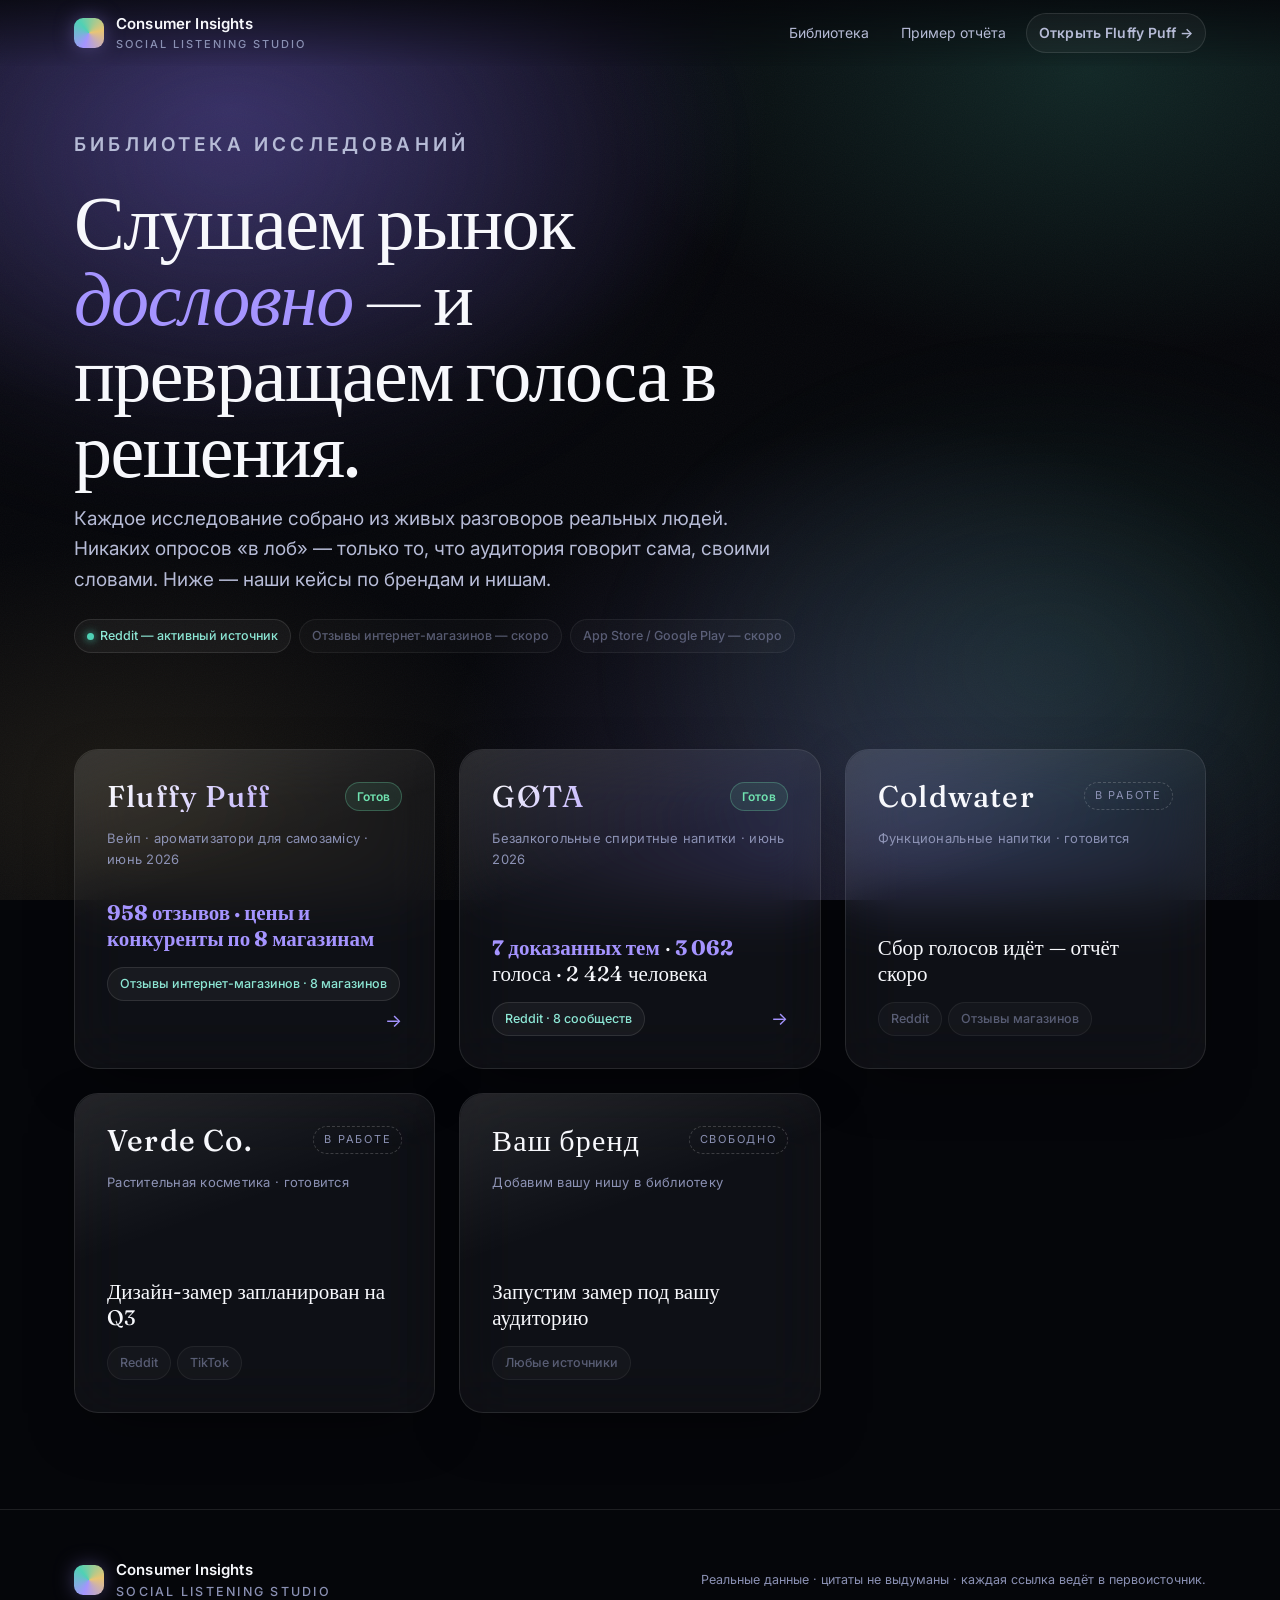
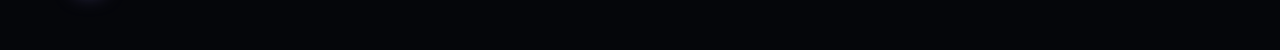
<file: index.html>
<!DOCTYPE html>
<html lang="ru">
<head>
<meta charset="UTF-8">
<meta name="viewport" content="width=device-width, initial-scale=1.0">
<title>Consumer Insights — Библиотека исследований</title>
<meta name="description" content="Премиальные исследования потребителей на основе живых голосов аудитории.">
<link rel="preconnect" href="https://fonts.googleapis.com">
<link rel="preconnect" href="https://fonts.gstatic.com" crossorigin>
<link href="https://fonts.googleapis.com/css2?family=Fraunces:ital,opsz,wght@0,9..144,400;0,9..144,500;1,9..144,400&family=Inter:wght@400;500;600;700&display=swap" rel="stylesheet">
<link rel="stylesheet" href="assets/css/app.css">
<link rel="stylesheet" href="assets/css/site-extra.css">
<link rel="icon" href="data:image/svg+xml,%3Csvg xmlns='http://www.w3.org/2000/svg' viewBox='0 0 32 32'%3E%3Crect width='32' height='32' rx='9' fill='%238b78f0'/%3E%3C/svg%3E">
</head>
<body>
<div class="aurora" aria-hidden="true"></div>

<!-- ===================== TOPBAR ===================== -->
<header class="topbar">
  <div class="shell topbar__row">
    <a class="brandmark" href="index.html" aria-label="На главную">
      <span class="brandmark__dot" aria-hidden="true"></span>
      <span class="brandmark__name">Consumer Insights<small>Social listening studio</small></span>
    </a>
    <nav class="topnav">
      <a href="index.html">Библиотека</a>
      <a href="report-fluffy-puff.html">Пример отчёта</a>
      <a class="btn btn--ghost" href="report-fluffy-puff.html">Открыть Fluffy Puff →</a>
    </nav>
  </div>
</header>

<!-- ===================== HERO ===================== -->
<section class="hero-showcase">
  <div class="shell">
    <p class="eyebrow reveal">Библиотека исследований</p>
    <h1 class="reveal" data-delay="1">Слушаем рынок <em>дословно</em> — и превращаем голоса в решения.</h1>
    <p class="reveal" data-delay="2">Каждое исследование собрано из живых разговоров реальных людей. Никаких опросов «в лоб» — только то, что аудитория говорит сама, своими словами. Ниже — наши кейсы по брендам и нишам.</p>
    <div class="hero-meta reveal" data-delay="3">
      <span class="chip chip--source"><span class="chip__pulse" aria-hidden="true"></span> Reddit — активный источник</span>
      <span class="chip chip--soon">Отзывы интернет-магазинов — скоро</span>
      <span class="chip chip--soon">App Store / Google Play — скоро</span>
    </div>
  </div>
</section>

<!-- ===================== STUDIES GRID ===================== -->
<section>
  <div class="shell">
    <div class="studies-grid">

      <a href="report-fluffy-puff.html" class="glass study-card study-card--live reveal" aria-label="Открыть отчёт Fluffy Puff">
        <div class="study-card__top">
          <span class="study-logo study-logo--gota">Fluffy Puff</span>
          <span class="badge badge--proven">Готов</span>
        </div>
        <span class="study-card__niche">Вейп · ароматизатори для самозамісу · июнь 2026</span>
        <span class="study-card__stat"><b>958 отзывов · цены и конкуренты по 8 магазинам</b></span>
        <div class="study-card__foot">
          <span class="chip chip--source">Отзывы интернет-магазинов · 8 магазинов</span>
          <span class="study-card__arrow" aria-hidden="true">→</span>
        </div>
      </a>
      <a href="report-gota.html" class="glass study-card study-card--live reveal" data-delay="1" aria-label="Открыть отчёт GØTA">
        <div class="study-card__top">
          <span class="study-logo study-logo--gota">GØTA</span>
          <span class="badge badge--proven">Готов</span>
        </div>
        <span class="study-card__niche">Безалкогольные спиритные напитки · июнь 2026</span>
        <span class="study-card__stat"><b>7 доказанных тем</b> · <b>3 062</b> голоса · 2 424 человека</span>
        <div class="study-card__foot">
          <span class="chip chip--source">Reddit · 8 сообществ</span>
          <span class="study-card__arrow" aria-hidden="true">→</span>
        </div>
      </a>

      <!-- Coming soon cards -->
      <div class="glass study-card study-card--soon reveal" data-delay="1">
        <div class="study-card__top">
          <span class="study-logo">Coldwater</span>
          <span class="soon-tag">В работе</span>
        </div>
        <span class="study-card__niche">Функциональные напитки · готовится</span>
        <span class="study-card__stat">Сбор голосов идёт — отчёт скоро</span>
        <div class="study-card__foot">
          <span class="chip chip--soon">Reddit</span>
          <span class="chip chip--soon">Отзывы магазинов</span>
        </div>
      </div>
      <div class="glass study-card study-card--soon reveal" data-delay="2">
        <div class="study-card__top">
          <span class="study-logo">Verde&nbsp;Co.</span>
          <span class="soon-tag">В работе</span>
        </div>
        <span class="study-card__niche">Растительная косметика · готовится</span>
        <span class="study-card__stat">Дизайн-замер запланирован на Q3</span>
        <div class="study-card__foot">
          <span class="chip chip--soon">Reddit</span>
          <span class="chip chip--soon">TikTok</span>
        </div>
      </div>
      <div class="glass study-card study-card--soon reveal" data-delay="3">
        <div class="study-card__top">
          <span class="study-logo">Ваш&nbsp;бренд</span>
          <span class="soon-tag">Свободно</span>
        </div>
        <span class="study-card__niche">Добавим вашу нишу в библиотеку</span>
        <span class="study-card__stat">Запустим замер под вашу аудиторию</span>
        <div class="study-card__foot">
          <span class="chip chip--soon">Любые источники</span>
        </div>
      </div>

    </div>
  </div>
</section>

<!-- ===================== FOOTER ===================== -->
<footer class="footer">
  <div class="shell footer__row">
    <span class="brandmark">
      <span class="brandmark__dot" aria-hidden="true"></span>
      <span class="brandmark__name">Consumer Insights<small>Social listening studio</small></span>
    </span>
    <small>Реальные данные · цитаты не выдуманы · каждая ссылка ведёт в первоисточник.</small>
  </div>
</footer>

<script src="assets/js/app.js"></script>
</body>
</html>
</file>
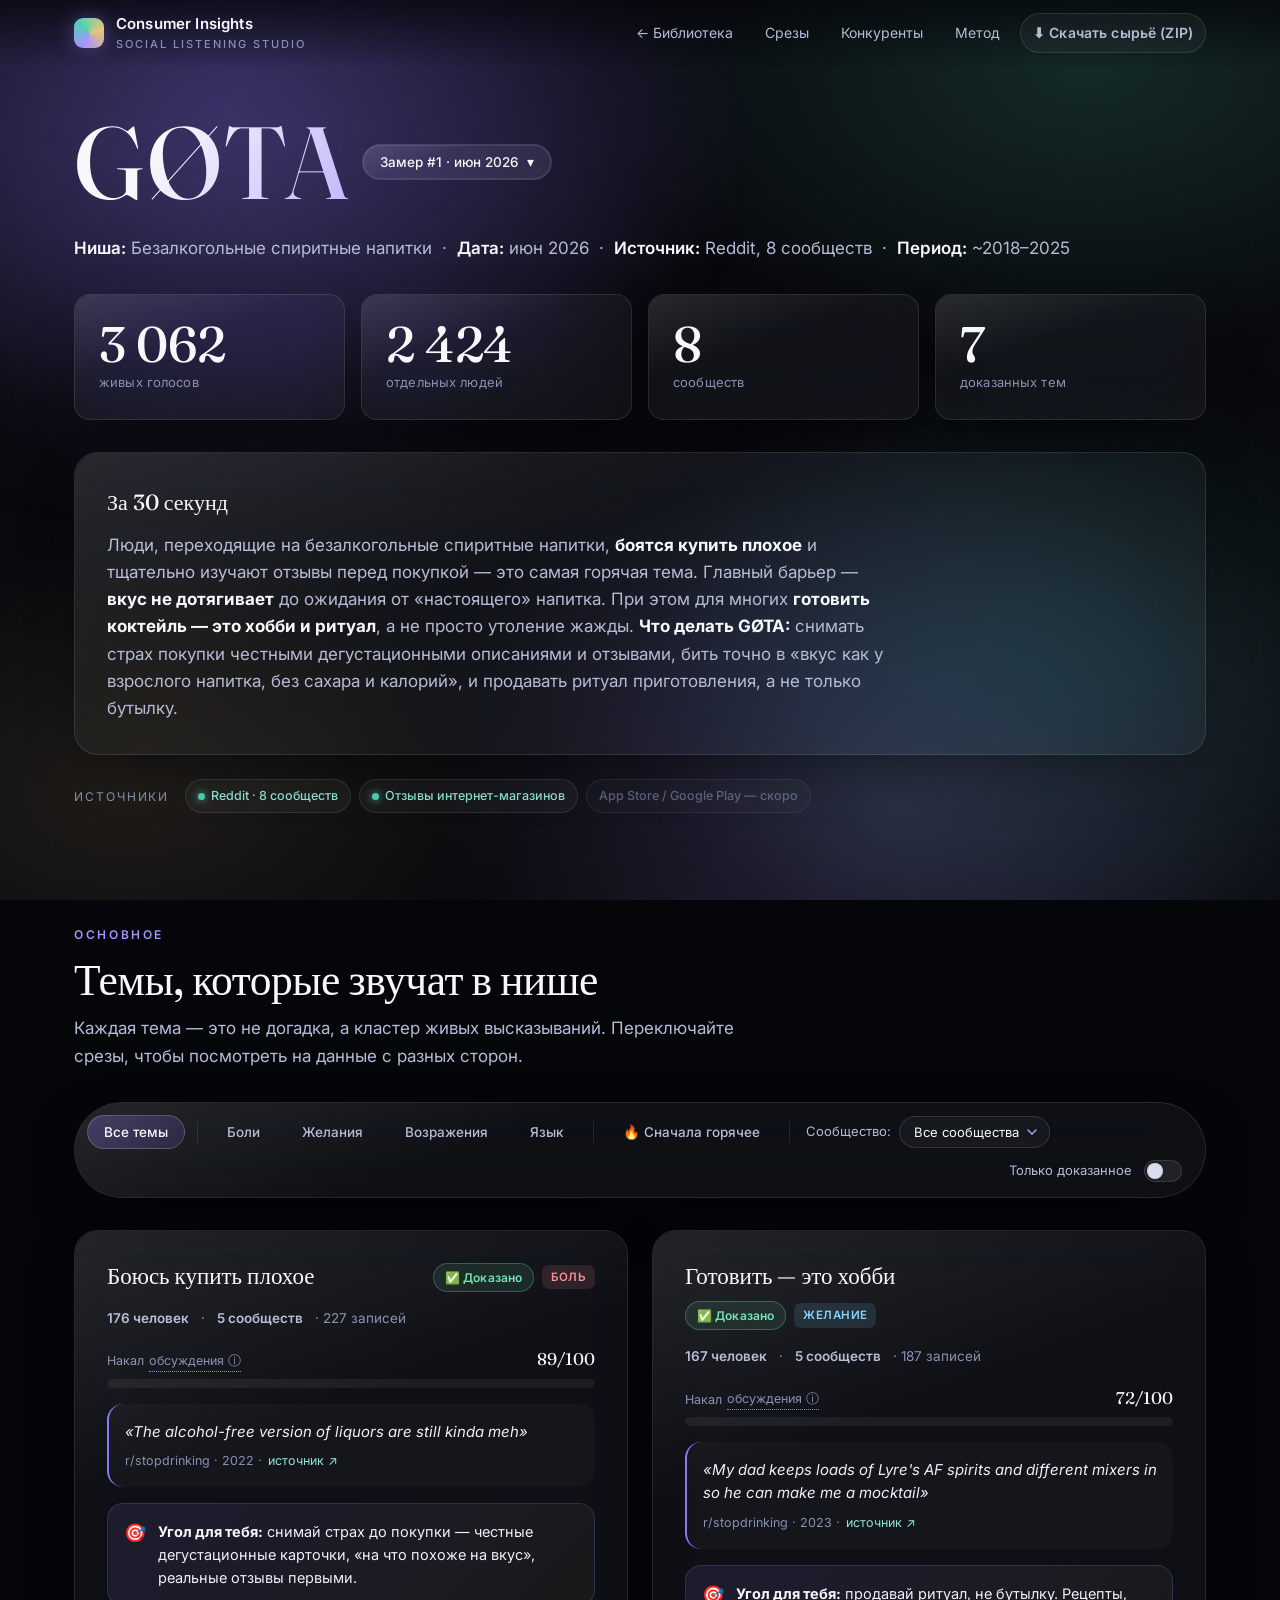
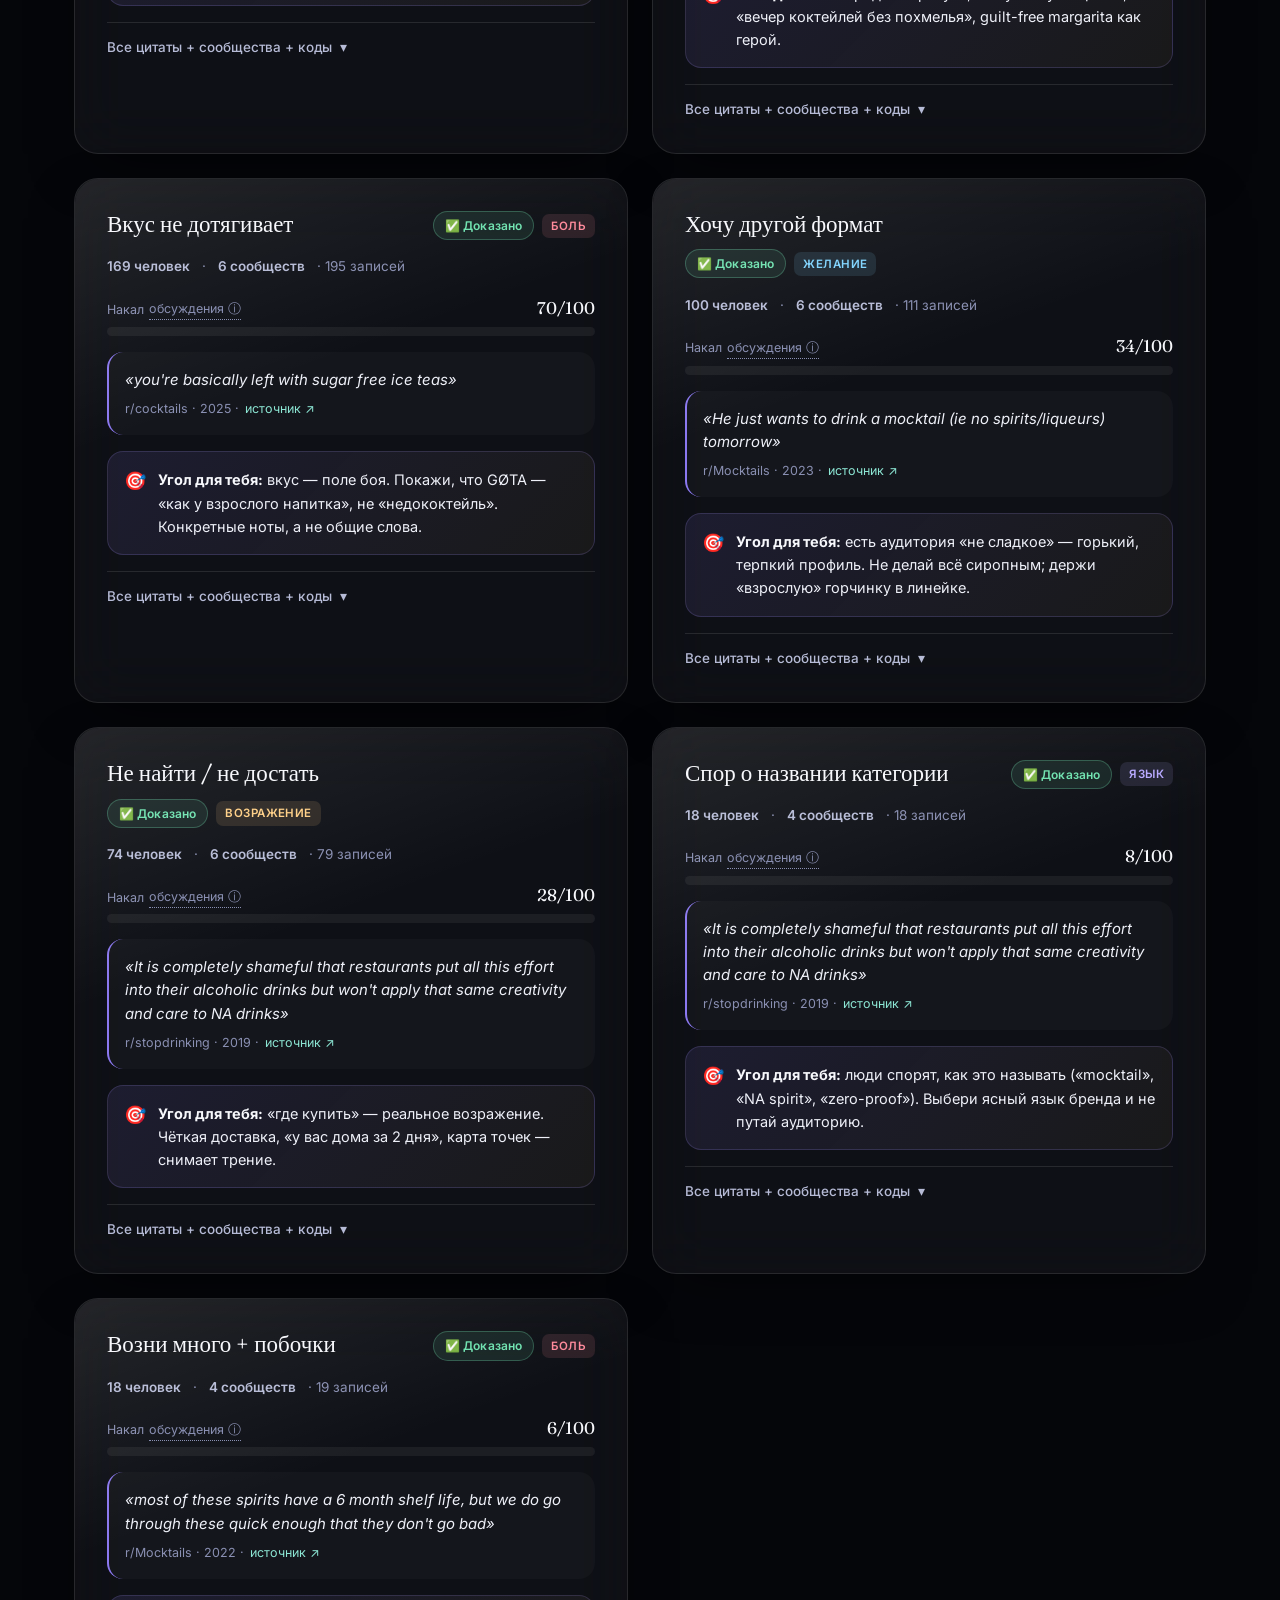
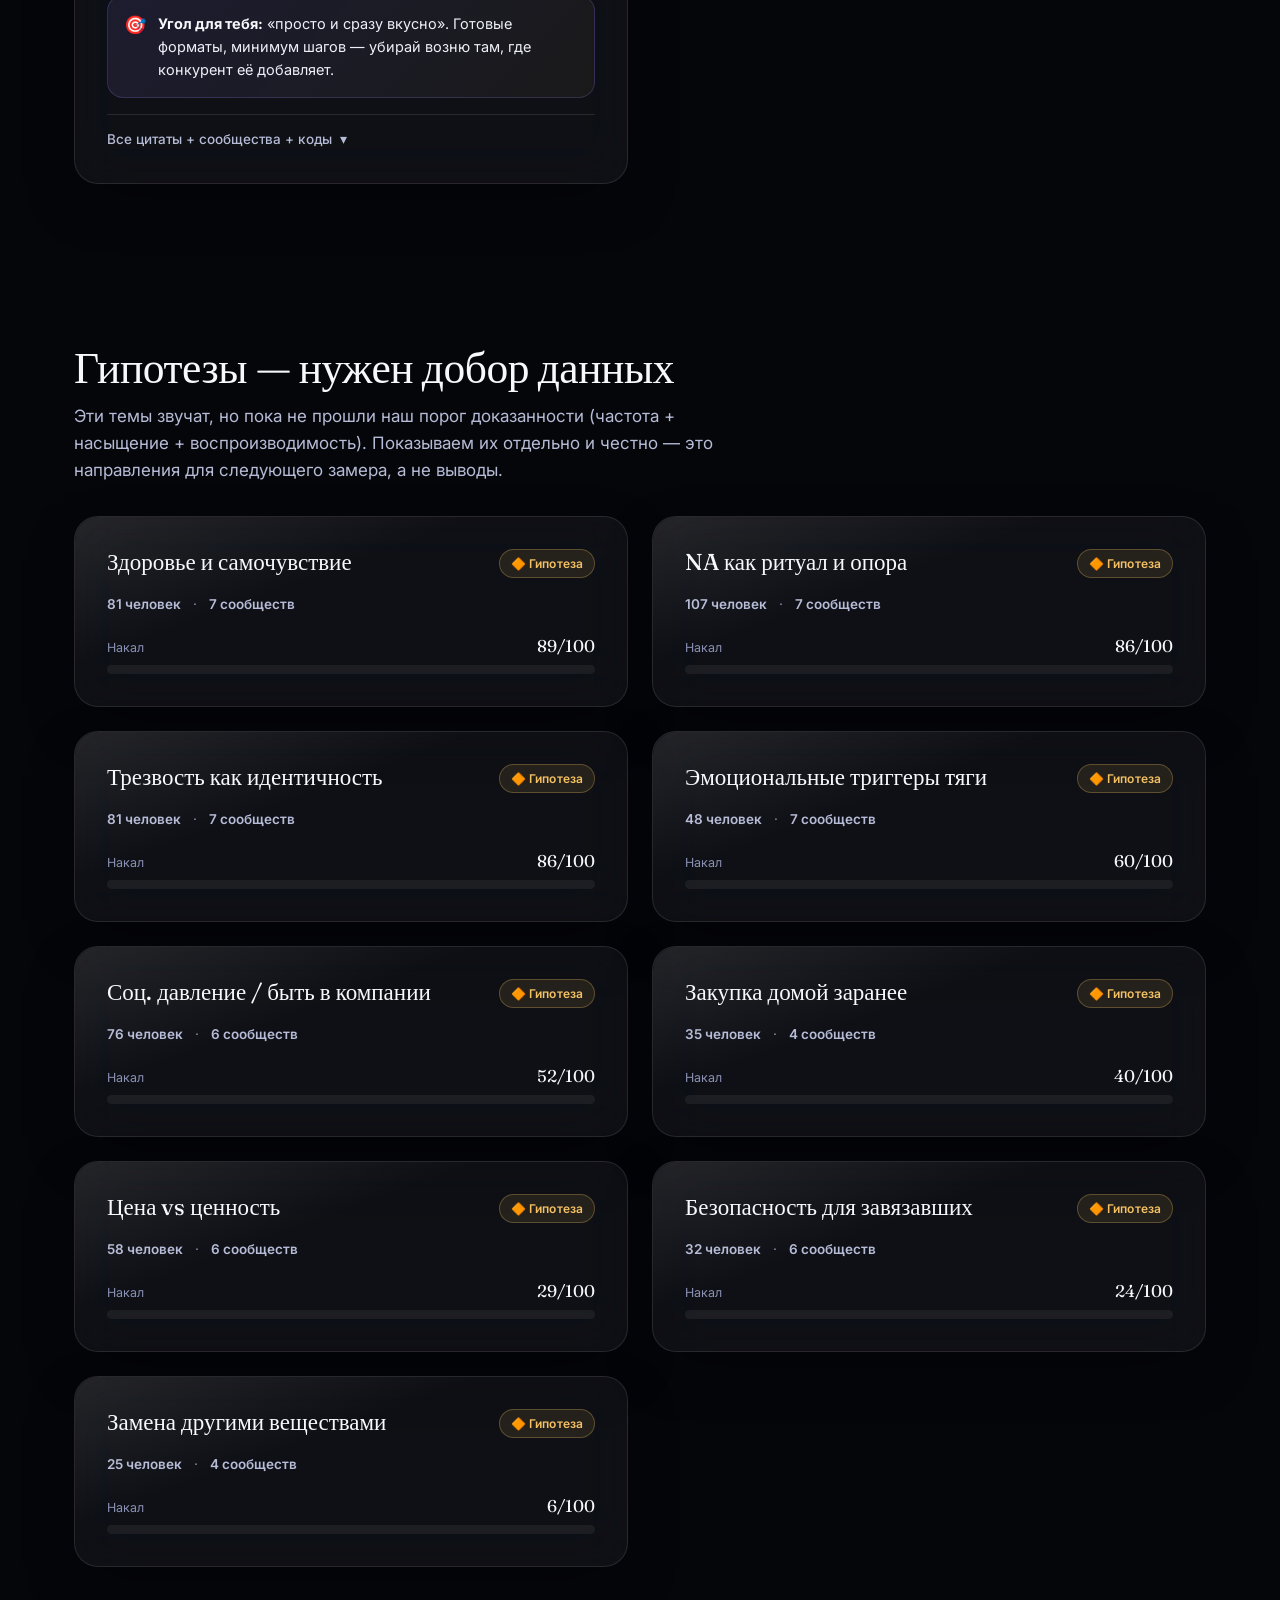
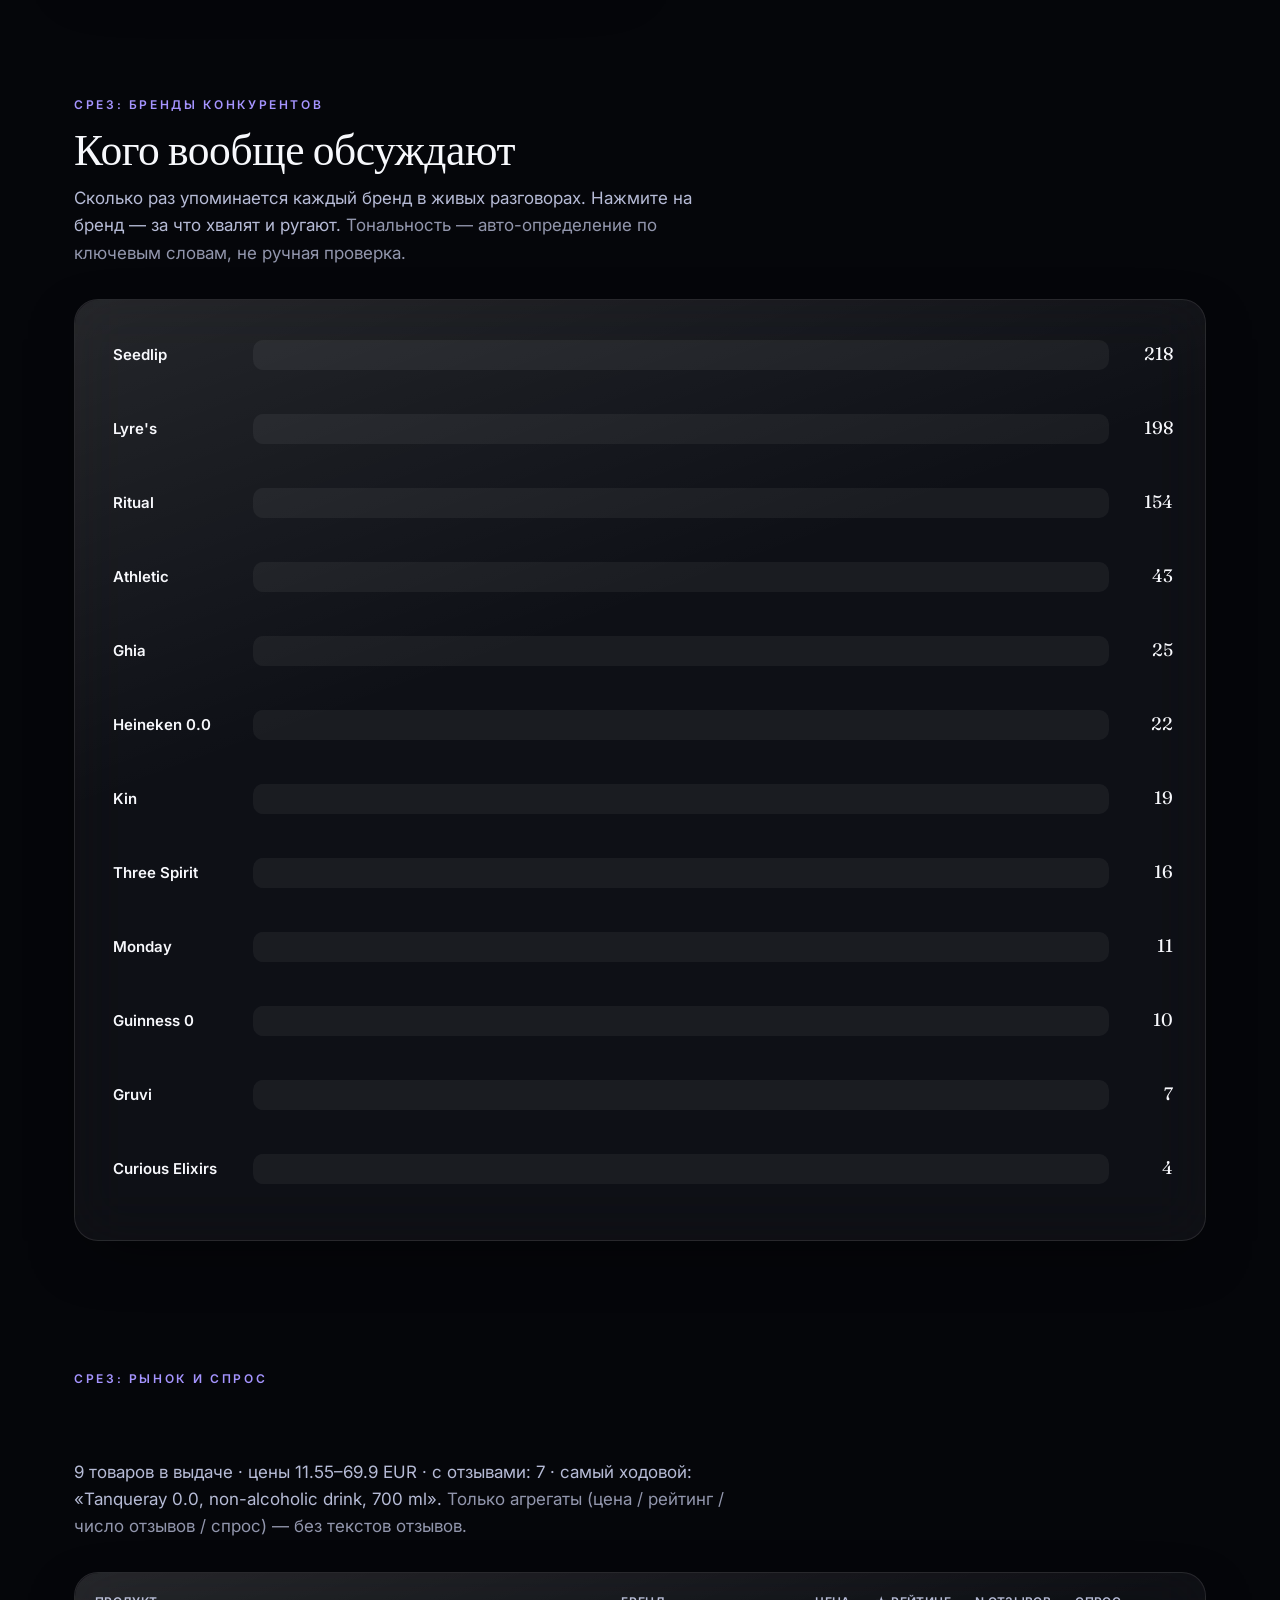
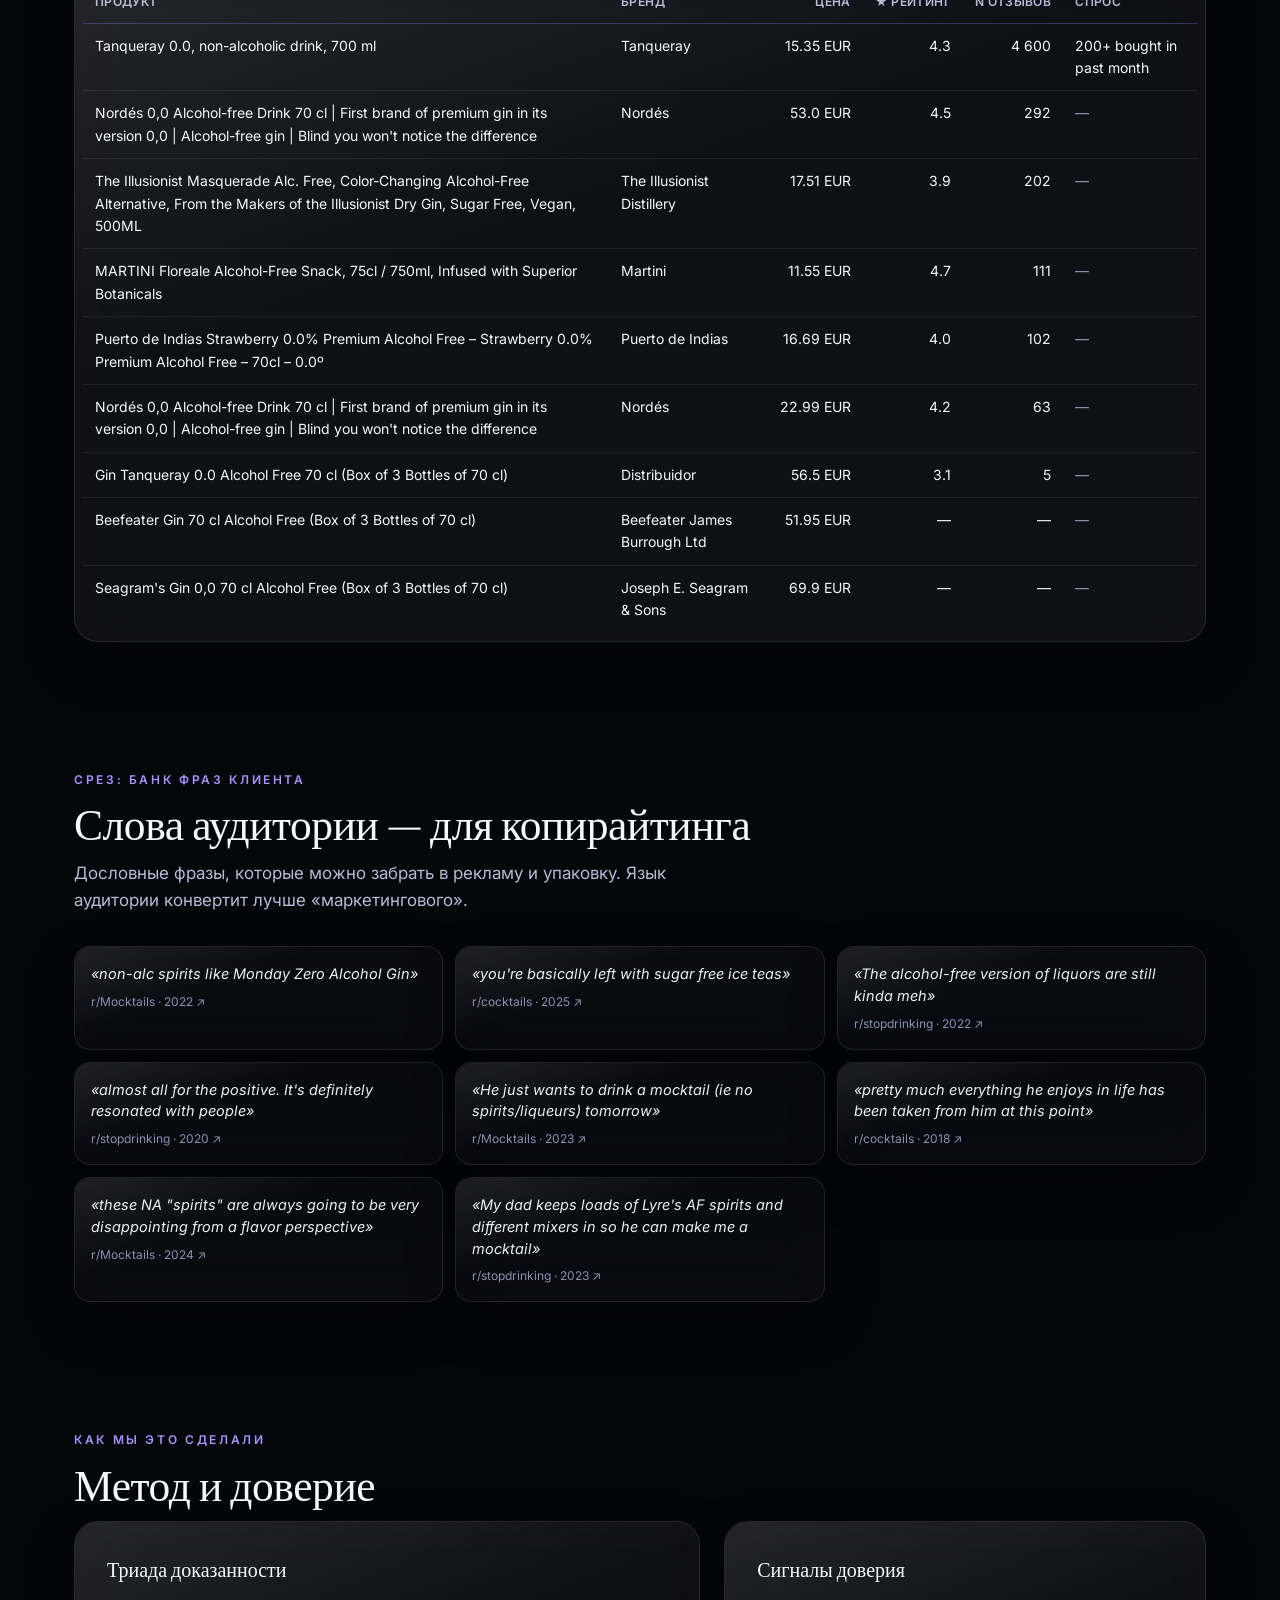
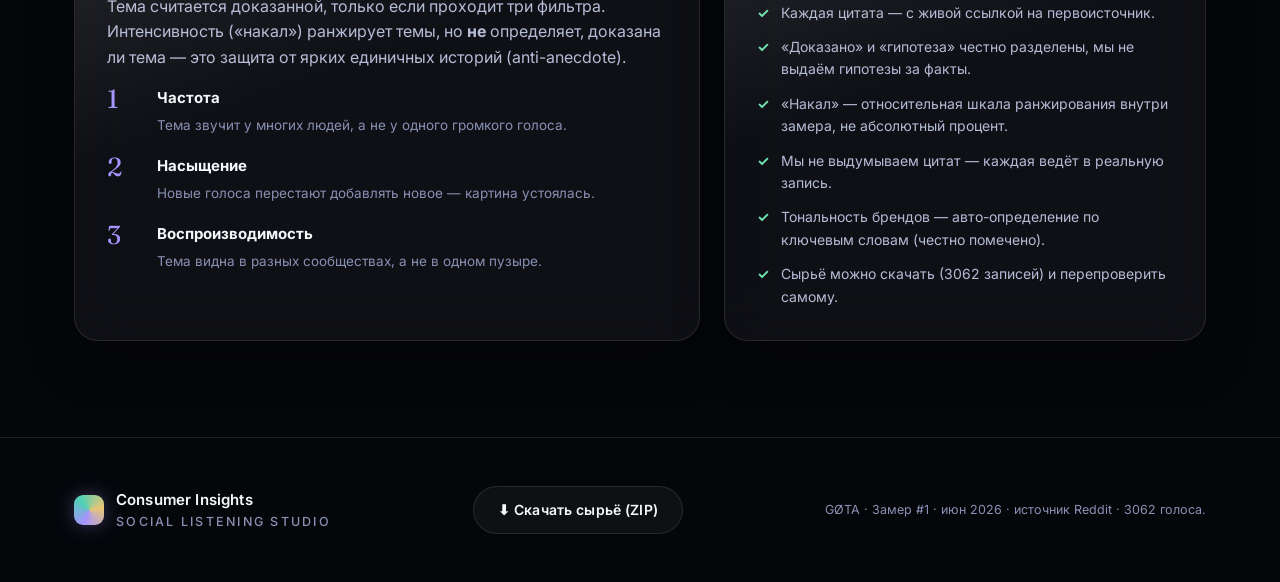
<file: report-gota.html>
<!DOCTYPE html>
<html lang="ru">
<head>
<meta charset="UTF-8">
<meta name="viewport" content="width=device-width, initial-scale=1.0">
<title>GØTA — Consumer Insights · Безалкогольные спиритные напитки</title>
<meta name="description" content="Исследование потребителей GØTA: 7 доказанных тем, 3062 живых голосов, источник Reddit.">
<link rel="preconnect" href="https://fonts.googleapis.com">
<link rel="preconnect" href="https://fonts.gstatic.com" crossorigin>
<link href="https://fonts.googleapis.com/css2?family=Fraunces:ital,opsz,wght@0,9..144,400;0,9..144,500;1,9..144,400&family=Inter:wght@400;500;600;700&display=swap" rel="stylesheet">
<link rel="stylesheet" href="assets/css/app.css">
<link rel="stylesheet" href="assets/css/site-extra.css">
<link rel="icon" href="data:image/svg+xml,%3Csvg xmlns='http://www.w3.org/2000/svg' viewBox='0 0 32 32'%3E%3Crect width='32' height='32' rx='9' fill='%238b78f0'/%3E%3C/svg%3E">
</head>
<body>
<div class="aurora" aria-hidden="true"></div>

<!-- ===================== TOPBAR ===================== -->
<header class="topbar">
  <div class="shell topbar__row">
    <a class="brandmark" href="index.html" aria-label="В библиотеку">
      <span class="brandmark__dot" aria-hidden="true"></span>
      <span class="brandmark__name">Consumer Insights<small>Social listening studio</small></span>
    </a>
    <nav class="topnav">
      <a href="index.html">← Библиотека</a>
      <a href="#cuts">Срезы</a>
      <a href="#brands">Конкуренты</a>
      <a href="#method">Метод</a>
      <a class="btn btn--ghost" href="gota-raw-dataset.zip" download>⬇ Скачать сырьё (ZIP)</a>
    </nav>
  </div>
</header>

<!-- ===================== 1. COVER + SUMMARY ===================== -->
<section class="cover">
  <div class="shell">
    <div class="cover__head reveal">
      <h1 class="cover__brand">GØTA</h1>
      <div class="run-select glass" role="group" aria-label="Выбор замера">
        <button class="run-select__btn" data-run-toggle aria-haspopup="true">
          <span data-run-label>Замер #1 · июн 2026</span>
          <span aria-hidden="true">▾</span>
        </button>
        <div class="run-select__menu glass">
          <div class="run-select__item" aria-current="true" data-label="Замер #1 · июн 2026">
            <span>Замер #1</span><small>июн 2026 · текущий</small>
          </div>
          <div class="run-select__item" data-label="Замер #2 · окт 2026">
            <span>Замер #2</span><small>окт 2026 · запланирован</small>
          </div>
          <div class="run-select__item" data-label="Сравнить замеры">
            <span>Сравнить динамику</span><small>скоро</small>
          </div>
        </div>
      </div>
    </div>

    <p class="cover__sub reveal" data-delay="1">
      <b>Ниша:</b> Безалкогольные спиритные напитки &nbsp;·&nbsp;
      <b>Дата:</b> июн 2026
&nbsp;·&nbsp;
      <b>Источник:</b> Reddit, 8 сообществ
&nbsp;·&nbsp;
      <b>Период:</b> ~2018–2025    </p>

    <div class="scope-grid">
      <div class="glass scope-cell reveal" data-delay="1">
        <span class="scope-cell__num" data-count="3062">0</span>
        <span class="scope-cell__label">живых голосов</span>
      </div>
      <div class="glass scope-cell reveal" data-delay="2">
        <span class="scope-cell__num" data-count="2424">0</span>
        <span class="scope-cell__label">отдельных людей</span>
      </div>
      <div class="glass scope-cell reveal" data-delay="3">
        <span class="scope-cell__num" data-count="8">0</span>
        <span class="scope-cell__label">сообществ</span>
      </div>
      <div class="glass scope-cell reveal" data-delay="4">
        <span class="scope-cell__num" data-count="7">0</span>
        <span class="scope-cell__label">доказанных тем</span>
      </div>
    </div>

    <div class="glass summary-card reveal">
      <h3>За 30 секунд</h3>
      <p>Люди, переходящие на безалкогольные спиритные напитки, <b>боятся купить плохое</b> и тщательно изучают отзывы перед покупкой — это самая горячая тема. Главный барьер — <b>вкус не дотягивает</b> до ожидания от «настоящего» напитка. При этом для многих <b>готовить коктейль — это хобби и ритуал</b>, а не просто утоление жажды. <b>Что делать GØTA:</b> снимать страх покупки честными дегустационными описаниями и отзывами, бить точно в «вкус как у взрослого напитка, без сахара и калорий», и продавать ритуал приготовления, а не только бутылку.
</p>
    </div>

    <div class="source-row reveal">
      <span class="source-row__label">Источники</span>
      <span class="chip chip--source"><span class="chip__pulse" aria-hidden="true"></span> Reddit · 8 сообществ</span>
      <span class="chip chip--source"><span class="chip__pulse" aria-hidden="true"></span> Отзывы интернет-магазинов</span>
      <span class="chip chip--soon">App Store / Google Play — скоро</span>
    </div>
  </div>
</section>

<!-- ===================== 2 + 3. THEMES & CUTS ===================== -->
<section id="cuts">
  <div class="shell">
    <p class="eyebrow reveal">Основное</p>
    <h2 class="section-title reveal" data-delay="1">Темы, которые звучат в нише</h2>
    <p class="section-lede reveal" data-delay="2">Каждая тема — это не догадка, а кластер живых высказываний. Переключайте срезы, чтобы посмотреть на данные с разных сторон.</p>

    <!-- CUTS / filter bar -->
    <div class="glass cutbar reveal" data-cutbar role="tablist" aria-label="Срезы данных">
      <button class="cut-chip is-active" data-filter="all" role="tab">Все темы</button>
      <span class="cutbar__divider" aria-hidden="true"></span>
      <button class="cut-chip" data-filter="pain" role="tab">Боли</button>
      <button class="cut-chip" data-filter="desire" role="tab">Желания</button>
      <button class="cut-chip" data-filter="objection" role="tab">Возражения</button>
      <button class="cut-chip" data-filter="language" role="tab">Язык</button>
      <span class="cutbar__divider" aria-hidden="true"></span>
      <button class="cut-chip" data-filter="emotion" role="tab">🔥 Сначала горячее</button>
      <span class="cutbar__divider" aria-hidden="true"></span>
      <span class="cutbar__label">Сообщество:</span>
      <select class="community-select" data-community-select aria-label="Срез по сообществу">
        <option value="all">Все сообщества</option>
        <option value="Mocktails">r/Mocktails</option>
        <option value="nonalcoholic">r/nonalcoholic</option>
        <option value="cocktails">r/cocktails</option>
        <option value="stopdrinking">r/stopdrinking</option>
        <option value="SoberCurious">r/SoberCurious</option>
        <option value="Sober">r/Sober</option>
      </select>
      <label class="toggle">
        Только доказанное
        <input type="checkbox" data-honesty-toggle aria-label="Показать только доказанные темы">
      </label>
    </div>

    <!-- THEME CARDS -->
    <div class="themes-grid" data-themes>
      <article class="glass theme-card reveal"               data-type="pain" data-status="proven" data-emotion="89"
               data-communities="Mocktails,nonalcoholic,stopdrinking,cocktails,SoberCurious">
        <div class="theme-card__head">
          <h3 class="theme-card__title">Боюсь купить плохое</h3>
          <div class="theme-card__badges">
            <span class="badge badge--proven">✅ Доказано</span>
            <span class="tag tag--pain">боль</span>
          </div>
        </div>
        <div class="theme-card__meta"><b>176&nbsp;человек</b> · <b>5&nbsp;сообществ</b> · 227&nbsp;записей</div>
        <div class="emotion">
          <div class="emotion__top">
            <span class="emotion__label">Накал <span class="tip" data-tip="Насколько горячо обсуждают эту тему — относительная шкала внутри замера, не абсолютный процент.">обсуждения ⓘ</span></span>
            <span class="emotion__val">89/100</span>
          </div>
          <div class="emotion__track"><span class="emotion__fill" data-val="89"></span></div>
        </div>
        <div class="quote">
          <p class="quote__text">«The alcohol-free version of liquors are still kinda meh»</p>
          <div class="quote__src">r/stopdrinking · 2022 · <a href="https://www.reddit.com/r/stopdrinking/comments/z7at9y/100_days_sober_what_i_wish_i_knew_when_i_started/" target="_blank" rel="noopener">источник ↗</a></div>
        </div>
        <div class="angle">
          <span class="angle__icon">🎯</span>
          <span class="angle__text"><b>Угол для тебя:</b> снимай страх до покупки — честные дегустационные карточки, «на что похоже на вкус», реальные отзывы первыми.</span>
        </div>
        <div class="expander" data-expander>
          <button class="expander__btn" aria-expanded="false">Все цитаты + сообщества + коды <span class="expander__chev" aria-hidden="true">▾</span></button>
          <div class="expander__body"><div class="expander__inner">
            <div class="quote">
              <p class="quote__text">«non-alc spirits like Monday Zero Alcohol Gin»</p>
              <div class="quote__src">r/Mocktails · 2022 · <a href="https://www.reddit.com/r/Mocktails/comments/v16ivv/for_those_asking_about_nonalc_spirits_like_monday/" target="_blank" rel="noopener">источник ↗</a></div>
            </div>
            <div class="quote">
              <p class="quote__text">«I'm not sure I could tell you if you mixed the bourbon one into anything»</p>
              <div class="quote__src">r/Mocktails · 2021 · <a href="https://www.reddit.com/r/Mocktails/comments/l6ztj1/ive_tried_a_lot_of_na_drinks_list_and_short/" target="_blank" rel="noopener">источник ↗</a></div>
            </div>
            <div class="quote">
              <p class="quote__text">«I host alot of events and this is always the number 1 favorite drink!»</p>
              <div class="quote__src">r/Mocktails · 2025 · <a href="https://www.reddit.com/r/Mocktails/comments/1knl3ef/na_lunch_drinks/msj410x/" target="_blank" rel="noopener">источник ↗</a></div>
            </div>
            <div class="theme-communities">
              <h6 class="theme-communities__h">Где звучит</h6>
              <span class="community-pill">r/Mocktails · 70</span>
              <span class="community-pill">r/nonalcoholic · 62</span>
              <span class="community-pill">r/stopdrinking · 61</span>
              <span class="community-pill">r/cocktails · 32</span>
              <span class="community-pill">r/SoberCurious · 2</span>
            </div>
            <div class="theme-codes">
              <span class="code-pill">seek-honest-na-reviews</span>
              <span class="code-pill">want-na-samples-before-buying</span>
              <span class="code-pill">stuck-with-bad-na-purchase</span>
              <span class="code-pill">share-na-favorites-list</span>
            </div>
          </div></div>
        </div>
      </article>
      <article class="glass theme-card reveal" data-delay="1"               data-type="desire" data-status="proven" data-emotion="72"
               data-communities="Mocktails,cocktails,nonalcoholic,stopdrinking,SoberCurious">
        <div class="theme-card__head">
          <h3 class="theme-card__title">Готовить — это хобби</h3>
          <div class="theme-card__badges">
            <span class="badge badge--proven">✅ Доказано</span>
            <span class="tag tag--desire">желание</span>
          </div>
        </div>
        <div class="theme-card__meta"><b>167&nbsp;человек</b> · <b>5&nbsp;сообществ</b> · 187&nbsp;записей</div>
        <div class="emotion">
          <div class="emotion__top">
            <span class="emotion__label">Накал <span class="tip" data-tip="Насколько горячо обсуждают эту тему — относительная шкала внутри замера, не абсолютный процент.">обсуждения ⓘ</span></span>
            <span class="emotion__val">72/100</span>
          </div>
          <div class="emotion__track"><span class="emotion__fill" data-val="72"></span></div>
        </div>
        <div class="quote">
          <p class="quote__text">«My dad keeps loads of Lyre's AF spirits and different mixers in so he can make me a mocktail»</p>
          <div class="quote__src">r/stopdrinking · 2023 · <a href="https://www.reddit.com/r/stopdrinking/comments/13ohjsj/the_daily_checkin_for_monday_may_22nd_just_for/" target="_blank" rel="noopener">источник ↗</a></div>
        </div>
        <div class="angle">
          <span class="angle__icon">🎯</span>
          <span class="angle__text"><b>Угол для тебя:</b> продавай ритуал, не бутылку. Рецепты, «вечер коктейлей без похмелья», guilt-free margarita как герой.</span>
        </div>
        <div class="expander" data-expander>
          <button class="expander__btn" aria-expanded="false">Все цитаты + сообщества + коды <span class="expander__chev" aria-hidden="true">▾</span></button>
          <div class="expander__body"><div class="expander__inner">
            <div class="quote">
              <p class="quote__text">«even nonalcoholic spirits or drinks with adaptogens, kava, THC and the likes are personally risky for me. They can trigger cravings or lead me back into dangerous territory»</p>
              <div class="quote__src">r/Mocktails · 2025 · <a href="https://www.reddit.com/r/Mocktails/comments/1k1de1t/seeking_complex_flavor_profile_mocktails_no_na/" target="_blank" rel="noopener">источник ↗</a></div>
            </div>
            <div class="quote">
              <p class="quote__text">«I'm not sure I could tell you if you mixed the bourbon one into anything»</p>
              <div class="quote__src">r/Mocktails · 2021 · <a href="https://www.reddit.com/r/Mocktails/comments/l6ztj1/ive_tried_a_lot_of_na_drinks_list_and_short/" target="_blank" rel="noopener">источник ↗</a></div>
            </div>
            <div class="quote">
              <p class="quote__text">«his relationship with alcohol was abusive and needed to end»</p>
              <div class="quote__src">r/cocktails · 2021 · <a href="https://www.reddit.com/r/cocktails/comments/owjizq/favorite_mocktails/" target="_blank" rel="noopener">источник ↗</a></div>
            </div>
            <div class="theme-communities">
              <h6 class="theme-communities__h">Где звучит</h6>
              <span class="community-pill">r/Mocktails · 73</span>
              <span class="community-pill">r/cocktails · 66</span>
              <span class="community-pill">r/nonalcoholic · 23</span>
              <span class="community-pill">r/stopdrinking · 23</span>
              <span class="community-pill">r/SoberCurious · 2</span>
            </div>
            <div class="theme-codes">
              <span class="code-pill">ritual-of-making-drinks</span>
              <span class="code-pill">enjoy-cocktail-hobby-sober</span>
              <span class="code-pill">diy-mocktails-with-syrups</span>
              <span class="code-pill">diy-cheaper-than-na-spirits</span>
              <span class="code-pill">blend-na-spirits-to-improve</span>
            </div>
          </div></div>
        </div>
      </article>
      <article class="glass theme-card reveal" data-delay="2"               data-type="pain" data-status="proven" data-emotion="70"
               data-communities="Mocktails,cocktails,nonalcoholic,stopdrinking,SoberCurious,Sober">
        <div class="theme-card__head">
          <h3 class="theme-card__title">Вкус не дотягивает</h3>
          <div class="theme-card__badges">
            <span class="badge badge--proven">✅ Доказано</span>
            <span class="tag tag--pain">боль</span>
          </div>
        </div>
        <div class="theme-card__meta"><b>169&nbsp;человек</b> · <b>6&nbsp;сообществ</b> · 195&nbsp;записей</div>
        <div class="emotion">
          <div class="emotion__top">
            <span class="emotion__label">Накал <span class="tip" data-tip="Насколько горячо обсуждают эту тему — относительная шкала внутри замера, не абсолютный процент.">обсуждения ⓘ</span></span>
            <span class="emotion__val">70/100</span>
          </div>
          <div class="emotion__track"><span class="emotion__fill" data-val="70"></span></div>
        </div>
        <div class="quote">
          <p class="quote__text">«you're basically left with sugar free ice teas»</p>
          <div class="quote__src">r/cocktails · 2025 · <a href="https://www.reddit.com/r/cocktails/comments/1kpen5a/i_have_a_challenge_for_bars_and_cocktail_wizards/msx9cxl/" target="_blank" rel="noopener">источник ↗</a></div>
        </div>
        <div class="angle">
          <span class="angle__icon">🎯</span>
          <span class="angle__text"><b>Угол для тебя:</b> вкус — поле боя. Покажи, что GØTA — «как у взрослого напитка», не «недококтейль». Конкретные ноты, а не общие слова.</span>
        </div>
        <div class="expander" data-expander>
          <button class="expander__btn" aria-expanded="false">Все цитаты + сообщества + коды <span class="expander__chev" aria-hidden="true">▾</span></button>
          <div class="expander__body"><div class="expander__inner">
            <div class="quote">
              <p class="quote__text">«I may not return to alcohol even post pregnancy because I am really not missing how it made me feel»</p>
              <div class="quote__src">r/Mocktails · 2022 · <a href="https://www.reddit.com/r/Mocktails/comments/uptgz3/how_to_get_that_tang/" target="_blank" rel="noopener">источник ↗</a></div>
            </div>
            <div class="quote">
              <p class="quote__text">«I'm not sure I could tell you if you mixed the bourbon one into anything»</p>
              <div class="quote__src">r/Mocktails · 2021 · <a href="https://www.reddit.com/r/Mocktails/comments/l6ztj1/ive_tried_a_lot_of_na_drinks_list_and_short/" target="_blank" rel="noopener">источник ↗</a></div>
            </div>
            <div class="quote">
              <p class="quote__text">«I don't own NA rum; you could certainly give that a try, but I'm not convinced that it would be good unless you find a good brand or make your own»</p>
              <div class="quote__src">r/Mocktails · 2025 · <a href="https://www.reddit.com/r/Mocktails/comments/1kkdna8/nai_tai/" target="_blank" rel="noopener">источник ↗</a></div>
            </div>
            <div class="theme-communities">
              <h6 class="theme-communities__h">Где звучит</h6>
              <span class="community-pill">r/Mocktails · 57</span>
              <span class="community-pill">r/cocktails · 54</span>
              <span class="community-pill">r/nonalcoholic · 48</span>
              <span class="community-pill">r/stopdrinking · 33</span>
              <span class="community-pill">r/SoberCurious · 2</span>
              <span class="community-pill">r/Sober · 1</span>
            </div>
            <div class="theme-codes">
              <span class="code-pill">question-na-spirit-taste</span>
              <span class="code-pill">seedlip-weak-flavor</span>
              <span class="code-pill">na-bourbon-too-smoky</span>
              <span class="code-pill">na-too-sweet</span>
              <span class="code-pill">na-flavor-lost-in-mixing</span>
              <span class="code-pill">na-spirit-too-weak-solo</span>
              <span class="code-pill">na-spirits-fail-to-satisfy</span>
              <span class="code-pill">na-must-replace-mouthfeel-burn</span>
            </div>
          </div></div>
        </div>
      </article>
      <article class="glass theme-card reveal" data-delay="3"               data-type="desire" data-status="proven" data-emotion="34"
               data-communities="Mocktails,nonalcoholic,stopdrinking,cocktails,SoberCurious,Sober">
        <div class="theme-card__head">
          <h3 class="theme-card__title">Хочу другой формат</h3>
          <div class="theme-card__badges">
            <span class="badge badge--proven">✅ Доказано</span>
            <span class="tag tag--desire">желание</span>
          </div>
        </div>
        <div class="theme-card__meta"><b>100&nbsp;человек</b> · <b>6&nbsp;сообществ</b> · 111&nbsp;записей</div>
        <div class="emotion">
          <div class="emotion__top">
            <span class="emotion__label">Накал <span class="tip" data-tip="Насколько горячо обсуждают эту тему — относительная шкала внутри замера, не абсолютный процент.">обсуждения ⓘ</span></span>
            <span class="emotion__val">34/100</span>
          </div>
          <div class="emotion__track"><span class="emotion__fill" data-val="34"></span></div>
        </div>
        <div class="quote">
          <p class="quote__text">«He just wants to drink a mocktail (ie no spirits/liqueurs) tomorrow»</p>
          <div class="quote__src">r/Mocktails · 2023 · <a href="https://www.reddit.com/r/Mocktails/comments/14wyw9p/mocktail_with_angostura/" target="_blank" rel="noopener">источник ↗</a></div>
        </div>
        <div class="angle">
          <span class="angle__icon">🎯</span>
          <span class="angle__text"><b>Угол для тебя:</b> есть аудитория «не сладкое» — горький, терпкий профиль. Не делай всё сиропным; держи «взрослую» горчинку в линейке.</span>
        </div>
        <div class="expander" data-expander>
          <button class="expander__btn" aria-expanded="false">Все цитаты + сообщества + коды <span class="expander__chev" aria-hidden="true">▾</span></button>
          <div class="expander__body"><div class="expander__inner">
            <div class="quote">
              <p class="quote__text">«good but honestly can just skip that stuff and do tonic water with a healthy squeeze of lime»</p>
              <div class="quote__src">r/stopdrinking · 2022 · <a href="https://www.reddit.com/r/stopdrinking/comments/t1zo1a/any_favorite_na_spirits_or_beers/" target="_blank" rel="noopener">источник ↗</a></div>
            </div>
            <div class="quote">
              <p class="quote__text">«My crutch when it comes to beer has always trash beer like a Miller High Life or a Coors Banquet»</p>
              <div class="quote__src">r/stopdrinking · 2022 · <a href="https://www.reddit.com/r/stopdrinking/comments/ydl6if/where_can_i_get_tasty_nonalcoholic_beer_and_liquor/" target="_blank" rel="noopener">источник ↗</a></div>
            </div>
            <div class="quote">
              <p class="quote__text">«I'd still love to find something interesting to drink while cooking that doesn't have bubbles»</p>
              <div class="quote__src">r/stopdrinking · 2023 · <a href="https://www.reddit.com/r/stopdrinking/comments/106cnc5/has_anyone_tried_non_na_wine_or_seedlip_spirits/" target="_blank" rel="noopener">источник ↗</a></div>
            </div>
            <div class="theme-communities">
              <h6 class="theme-communities__h">Где звучит</h6>
              <span class="community-pill">r/Mocktails · 37</span>
              <span class="community-pill">r/nonalcoholic · 34</span>
              <span class="community-pill">r/stopdrinking · 23</span>
              <span class="community-pill">r/cocktails · 14</span>
              <span class="community-pill">r/SoberCurious · 2</span>
              <span class="community-pill">r/Sober · 1</span>
            </div>
            <div class="theme-codes">
              <span class="code-pill">seek-non-carbonated-na</span>
              <span class="code-pill">seek-lighter-na-beer</span>
              <span class="code-pill">want-functional-na-drinks</span>
              <span class="code-pill">prefer-rtd-na-format</span>
              <span class="code-pill">prefer-clean-label-na</span>
              <span class="code-pill">prefer-na-own-identity</span>
              <span class="code-pill">prefer-simple-over-na-spirits</span>
              <span class="code-pill">prefer-traditional-mocktails</span>
            </div>
          </div></div>
        </div>
      </article>
      <article class="glass theme-card reveal" data-delay="0"               data-type="objection" data-status="proven" data-emotion="28"
               data-communities="Mocktails,nonalcoholic,stopdrinking,cocktails,Sober,SoberCurious">
        <div class="theme-card__head">
          <h3 class="theme-card__title">Не найти / не достать</h3>
          <div class="theme-card__badges">
            <span class="badge badge--proven">✅ Доказано</span>
            <span class="tag tag--objection">возражение</span>
          </div>
        </div>
        <div class="theme-card__meta"><b>74&nbsp;человек</b> · <b>6&nbsp;сообществ</b> · 79&nbsp;записей</div>
        <div class="emotion">
          <div class="emotion__top">
            <span class="emotion__label">Накал <span class="tip" data-tip="Насколько горячо обсуждают эту тему — относительная шкала внутри замера, не абсолютный процент.">обсуждения ⓘ</span></span>
            <span class="emotion__val">28/100</span>
          </div>
          <div class="emotion__track"><span class="emotion__fill" data-val="28"></span></div>
        </div>
        <div class="quote">
          <p class="quote__text">«It is completely shameful that restaurants put all this effort into their alcoholic drinks but won't apply that same creativity and care to NA drinks»</p>
          <div class="quote__src">r/stopdrinking · 2019 · <a href="https://www.reddit.com/r/stopdrinking/comments/d6vh2n/my_bartender_friend_is_going_to_create_a_na_drink/" target="_blank" rel="noopener">источник ↗</a></div>
        </div>
        <div class="angle">
          <span class="angle__icon">🎯</span>
          <span class="angle__text"><b>Угол для тебя:</b> «где купить» — реальное возражение. Чёткая доставка, «у вас дома за 2 дня», карта точек — снимает трение.</span>
        </div>
        <div class="expander" data-expander>
          <button class="expander__btn" aria-expanded="false">Все цитаты + сообщества + коды <span class="expander__chev" aria-hidden="true">▾</span></button>
          <div class="expander__body"><div class="expander__inner">
            <div class="quote">
              <p class="quote__text">«pretty much everything he enjoys in life has been taken from him at this point»</p>
              <div class="quote__src">r/cocktails · 2018 · <a href="https://www.reddit.com/r/cocktails/comments/88jbo5/help_is_there_a_good_nonalcoholic_gin_substitute/" target="_blank" rel="noopener">источник ↗</a></div>
            </div>
            <div class="quote">
              <p class="quote__text">«I did watch the bartender make my drink to ensure there would be no alcohol in it»</p>
              <div class="quote__src">r/Sober · 2025 · <a href="https://www.reddit.com/r/Sober/comments/1kplwct/went_to_a_bar_last_night_and_did_not_drink/" target="_blank" rel="noopener">источник ↗</a></div>
            </div>
            <div class="quote">
              <p class="quote__text">«almost all for the positive. It's definitely resonated with people»</p>
              <div class="quote__src">r/stopdrinking · 2020 · <a href="https://www.reddit.com/r/stopdrinking/comments/elwkdb/one_of_minneapolis_best_cocktail_bars_has_a_new/" target="_blank" rel="noopener">источник ↗</a></div>
            </div>
            <div class="theme-communities">
              <h6 class="theme-communities__h">Где звучит</h6>
              <span class="community-pill">r/Mocktails · 24</span>
              <span class="community-pill">r/nonalcoholic · 24</span>
              <span class="community-pill">r/stopdrinking · 16</span>
              <span class="community-pill">r/cocktails · 13</span>
              <span class="community-pill">r/Sober · 1</span>
              <span class="community-pill">r/SoberCurious · 1</span>
            </div>
            <div class="theme-codes">
              <span class="code-pill">na-availability-varies-by-region</span>
              <span class="code-pill">na-hard-to-find-in-store</span>
              <span class="code-pill">seek-na-at-restaurants</span>
              <span class="code-pill">age-gate-frustration-for-na</span>
              <span class="code-pill">bar-serves-na-spirits</span>
            </div>
          </div></div>
        </div>
      </article>
      <article class="glass theme-card reveal" data-delay="1"               data-type="language" data-status="proven" data-emotion="8"
               data-communities="cocktails,stopdrinking,nonalcoholic,Mocktails">
        <div class="theme-card__head">
          <h3 class="theme-card__title">Спор о названии категории</h3>
          <div class="theme-card__badges">
            <span class="badge badge--proven">✅ Доказано</span>
            <span class="tag tag--language">язык</span>
          </div>
        </div>
        <div class="theme-card__meta"><b>18&nbsp;человек</b> · <b>4&nbsp;сообществ</b> · 18&nbsp;записей</div>
        <div class="emotion">
          <div class="emotion__top">
            <span class="emotion__label">Накал <span class="tip" data-tip="Насколько горячо обсуждают эту тему — относительная шкала внутри замера, не абсолютный процент.">обсуждения ⓘ</span></span>
            <span class="emotion__val">8/100</span>
          </div>
          <div class="emotion__track"><span class="emotion__fill" data-val="8"></span></div>
        </div>
        <div class="quote">
          <p class="quote__text">«It is completely shameful that restaurants put all this effort into their alcoholic drinks but won't apply that same creativity and care to NA drinks»</p>
          <div class="quote__src">r/stopdrinking · 2019 · <a href="https://www.reddit.com/r/stopdrinking/comments/d6vh2n/my_bartender_friend_is_going_to_create_a_na_drink/" target="_blank" rel="noopener">источник ↗</a></div>
        </div>
        <div class="angle">
          <span class="angle__icon">🎯</span>
          <span class="angle__text"><b>Угол для тебя:</b> люди спорят, как это называть («mocktail», «NA spirit», «zero-proof»). Выбери ясный язык бренда и не путай аудиторию.</span>
        </div>
        <div class="expander" data-expander>
          <button class="expander__btn" aria-expanded="false">Все цитаты + сообщества + коды <span class="expander__chev" aria-hidden="true">▾</span></button>
          <div class="expander__body"><div class="expander__inner">
            <div class="quote">
              <p class="quote__text">«almost all for the positive. It's definitely resonated with people»</p>
              <div class="quote__src">r/stopdrinking · 2020 · <a href="https://www.reddit.com/r/stopdrinking/comments/elwkdb/one_of_minneapolis_best_cocktail_bars_has_a_new/" target="_blank" rel="noopener">источник ↗</a></div>
            </div>
            <div class="quote">
              <p class="quote__text">«make them sit proudly side by side with the cocktails themselves»</p>
              <div class="quote__src">r/cocktails · 2018 · <a href="https://www.reddit.com/r/cocktails/comments/8ckxj8/what_are_some_mocktails_that_dont_just_feel_like/" target="_blank" rel="noopener">источник ↗</a></div>
            </div>
            <div class="quote">
              <p class="quote__text">«The more this market share increases, the more options we'll have. Keep clearing the shelves and asking your bartenders for NA!»</p>
              <div class="quote__src">r/stopdrinking · 2023 · <a href="https://www.reddit.com/r/stopdrinking/comments/14aexg1/fave_na_drinks/" target="_blank" rel="noopener">источник ↗</a></div>
            </div>
            <div class="theme-communities">
              <h6 class="theme-communities__h">Где звучит</h6>
              <span class="community-pill">r/cocktails · 6</span>
              <span class="community-pill">r/stopdrinking · 5</span>
              <span class="community-pill">r/nonalcoholic · 4</span>
              <span class="community-pill">r/Mocktails · 3</span>
            </div>
            <div class="theme-codes">
              <span class="code-pill">dislike-mocktail-label</span>
              <span class="code-pill">advocate-na-market-growth</span>
            </div>
          </div></div>
        </div>
      </article>
      <article class="glass theme-card reveal" data-delay="2"               data-type="pain" data-status="proven" data-emotion="6"
               data-communities="Mocktails,stopdrinking,SoberCurious,nonalcoholic">
        <div class="theme-card__head">
          <h3 class="theme-card__title">Возни много + побочки</h3>
          <div class="theme-card__badges">
            <span class="badge badge--proven">✅ Доказано</span>
            <span class="tag tag--pain">боль</span>
          </div>
        </div>
        <div class="theme-card__meta"><b>18&nbsp;человек</b> · <b>4&nbsp;сообществ</b> · 19&nbsp;записей</div>
        <div class="emotion">
          <div class="emotion__top">
            <span class="emotion__label">Накал <span class="tip" data-tip="Насколько горячо обсуждают эту тему — относительная шкала внутри замера, не абсолютный процент.">обсуждения ⓘ</span></span>
            <span class="emotion__val">6/100</span>
          </div>
          <div class="emotion__track"><span class="emotion__fill" data-val="6"></span></div>
        </div>
        <div class="quote">
          <p class="quote__text">«most of these spirits have a 6 month shelf life, but we do go through these quick enough that they don't go bad»</p>
          <div class="quote__src">r/Mocktails · 2022 · <a href="https://www.reddit.com/r/Mocktails/comments/w77lg2/whats_on_your_bar_cart/ihljrok/" target="_blank" rel="noopener">источник ↗</a></div>
        </div>
        <div class="angle">
          <span class="angle__icon">🎯</span>
          <span class="angle__text"><b>Угол для тебя:</b> «просто и сразу вкусно». Готовые форматы, минимум шагов — убирай возню там, где конкурент её добавляет.</span>
        </div>
        <div class="expander" data-expander>
          <button class="expander__btn" aria-expanded="false">Все цитаты + сообщества + коды <span class="expander__chev" aria-hidden="true">▾</span></button>
          <div class="expander__body"><div class="expander__inner">
            <div class="quote">
              <p class="quote__text">«these NA "spirits" are always going to be very disappointing from a flavor perspective»</p>
              <div class="quote__src">r/Mocktails · 2024 · <a href="https://www.reddit.com/r/Mocktails/comments/1ahebsz/making_na_spirits_by_boiling_full_proof_spirit/konwnt6/" target="_blank" rel="noopener">источник ↗</a></div>
            </div>
            <div class="quote">
              <p class="quote__text">«I also strongly recommend preserved lemon as an ingredient»</p>
              <div class="quote__src">r/Mocktails · 2025 · <a href="https://www.reddit.com/r/Mocktails/comments/1jhk68z/best_mocktail_ingredients_i_need_to_severely_cut/mj8rwy5/" target="_blank" rel="noopener">источник ↗</a></div>
            </div>
            <div class="quote">
              <p class="quote__text">«it can very easily wreck a drink»</p>
              <div class="quote__src">r/Mocktails · 2022 · <a href="https://www.reddit.com/r/Mocktails/comments/xo9mti/shirley_temple_2/ipzrv3c/" target="_blank" rel="noopener">источник ↗</a></div>
            </div>
            <div class="theme-communities">
              <h6 class="theme-communities__h">Где звучит</h6>
              <span class="community-pill">r/Mocktails · 9</span>
              <span class="community-pill">r/stopdrinking · 8</span>
              <span class="community-pill">r/SoberCurious · 1</span>
              <span class="community-pill">r/nonalcoholic · 1</span>
            </div>
            <div class="theme-codes">
              <span class="code-pill">na-spirits-short-shelf-life</span>
              <span class="code-pill">na-cocktails-require-more-effort</span>
              <span class="code-pill">na-gives-pseudo-hangover</span>
              <span class="code-pill">na-binge-replaces-alcohol-binge</span>
              <span class="code-pill">na-interest-fades-over-time</span>
            </div>
          </div></div>
        </div>
      </article>
    </div>
  </div>
</section>

<!-- ===================== HYPOTHESES ===================== -->
<section>
  <div class="shell">
    <p class="eyebrow reveal">Честно: пока не доказано</p>
    <h2 class="section-title reveal" data-delay="1">Гипотезы — нужен добор данных</h2>
    <p class="section-lede reveal" data-delay="2">Эти темы звучат, но пока не прошли наш порог доказанности (частота + насыщение + воспроизводимость). Показываем их отдельно и честно — это направления для следующего замера, а не выводы.</p>

    <div class="themes-grid" data-themes-hypo>
      <article class="glass theme-card reveal" data-status="hypo">
        <div class="theme-card__head"><h3 class="theme-card__title">Здоровье и самочувствие</h3><span class="badge badge--hypo">🔶 Гипотеза</span></div>
        <div class="theme-card__meta"><b>81&nbsp;человек</b> · <b>7&nbsp;сообществ</b></div>
        <div class="emotion"><div class="emotion__top"><span class="emotion__label">Накал</span><span class="emotion__val">89/100</span></div><div class="emotion__track"><span class="emotion__fill" data-val="89"></span></div></div>
      </article>
      <article class="glass theme-card reveal" data-delay="1" data-status="hypo">
        <div class="theme-card__head"><h3 class="theme-card__title">NA как ритуал и опора</h3><span class="badge badge--hypo">🔶 Гипотеза</span></div>
        <div class="theme-card__meta"><b>107&nbsp;человек</b> · <b>7&nbsp;сообществ</b></div>
        <div class="emotion"><div class="emotion__top"><span class="emotion__label">Накал</span><span class="emotion__val">86/100</span></div><div class="emotion__track"><span class="emotion__fill" data-val="86"></span></div></div>
      </article>
      <article class="glass theme-card reveal" data-delay="2" data-status="hypo">
        <div class="theme-card__head"><h3 class="theme-card__title">Трезвость как идентичность</h3><span class="badge badge--hypo">🔶 Гипотеза</span></div>
        <div class="theme-card__meta"><b>81&nbsp;человек</b> · <b>7&nbsp;сообществ</b></div>
        <div class="emotion"><div class="emotion__top"><span class="emotion__label">Накал</span><span class="emotion__val">86/100</span></div><div class="emotion__track"><span class="emotion__fill" data-val="86"></span></div></div>
      </article>
      <article class="glass theme-card reveal" data-status="hypo">
        <div class="theme-card__head"><h3 class="theme-card__title">Эмоциональные триггеры тяги</h3><span class="badge badge--hypo">🔶 Гипотеза</span></div>
        <div class="theme-card__meta"><b>48&nbsp;человек</b> · <b>7&nbsp;сообществ</b></div>
        <div class="emotion"><div class="emotion__top"><span class="emotion__label">Накал</span><span class="emotion__val">60/100</span></div><div class="emotion__track"><span class="emotion__fill" data-val="60"></span></div></div>
      </article>
      <article class="glass theme-card reveal" data-delay="1" data-status="hypo">
        <div class="theme-card__head"><h3 class="theme-card__title">Соц. давление / быть в компании</h3><span class="badge badge--hypo">🔶 Гипотеза</span></div>
        <div class="theme-card__meta"><b>76&nbsp;человек</b> · <b>6&nbsp;сообществ</b></div>
        <div class="emotion"><div class="emotion__top"><span class="emotion__label">Накал</span><span class="emotion__val">52/100</span></div><div class="emotion__track"><span class="emotion__fill" data-val="52"></span></div></div>
      </article>
      <article class="glass theme-card reveal" data-delay="2" data-status="hypo">
        <div class="theme-card__head"><h3 class="theme-card__title">Закупка домой заранее</h3><span class="badge badge--hypo">🔶 Гипотеза</span></div>
        <div class="theme-card__meta"><b>35&nbsp;человек</b> · <b>4&nbsp;сообществ</b></div>
        <div class="emotion"><div class="emotion__top"><span class="emotion__label">Накал</span><span class="emotion__val">40/100</span></div><div class="emotion__track"><span class="emotion__fill" data-val="40"></span></div></div>
      </article>
      <article class="glass theme-card reveal" data-status="hypo">
        <div class="theme-card__head"><h3 class="theme-card__title">Цена vs ценность</h3><span class="badge badge--hypo">🔶 Гипотеза</span></div>
        <div class="theme-card__meta"><b>58&nbsp;человек</b> · <b>6&nbsp;сообществ</b></div>
        <div class="emotion"><div class="emotion__top"><span class="emotion__label">Накал</span><span class="emotion__val">29/100</span></div><div class="emotion__track"><span class="emotion__fill" data-val="29"></span></div></div>
      </article>
      <article class="glass theme-card reveal" data-delay="1" data-status="hypo">
        <div class="theme-card__head"><h3 class="theme-card__title">Безопасность для завязавших</h3><span class="badge badge--hypo">🔶 Гипотеза</span></div>
        <div class="theme-card__meta"><b>32&nbsp;человек</b> · <b>6&nbsp;сообществ</b></div>
        <div class="emotion"><div class="emotion__top"><span class="emotion__label">Накал</span><span class="emotion__val">24/100</span></div><div class="emotion__track"><span class="emotion__fill" data-val="24"></span></div></div>
      </article>
      <article class="glass theme-card reveal" data-delay="2" data-status="hypo">
        <div class="theme-card__head"><h3 class="theme-card__title">Замена другими веществами</h3><span class="badge badge--hypo">🔶 Гипотеза</span></div>
        <div class="theme-card__meta"><b>25&nbsp;человек</b> · <b>4&nbsp;сообществ</b></div>
        <div class="emotion"><div class="emotion__top"><span class="emotion__label">Накал</span><span class="emotion__val">6/100</span></div><div class="emotion__track"><span class="emotion__fill" data-val="6"></span></div></div>
      </article>
    </div>
  </div>
</section>

<!-- ===================== 4. COMPETITOR LENS ===================== -->
<section id="brands">
  <div class="shell">
    <p class="eyebrow reveal">Срез: бренды конкурентов</p>
    <h2 class="section-title reveal" data-delay="1">Кого вообще обсуждают</h2>
    <p class="section-lede reveal" data-delay="2">Сколько раз упоминается каждый бренд в живых разговорах. Нажмите на бренд — за что хвалят и ругают. <span class="muted">Тональность — авто-определение по ключевым словам, не ручная проверка.</span></p>

    <div class="glass brand-chart reveal">
      <div class="brand-row">
        <button class="brand-row__name brand-row__toggle" aria-expanded="false">Seedlip</button>
        <div class="brand-row__bar"><span class="brand-row__fill" data-val="218"></span></div>
        <span class="brand-row__val">218</span>
        <div class="brand-detail"><div class="brand-detail__inner">
          <div class="brand-detail__col">
            <h5>За что хвалят <small class="muted">(134 · авто)</small></h5>
            <p>«The Daily Check-In for Monday, December 30th: Just for today, I am NOT drinking! *We may be anonymous strangers on the internet, but we have one thing in common. We may be a world apart, but we're…» <a href="https://www.reddit.com/r/stopdrinking/comments/ehhfne/the_daily_checkin_for_monday_december_30th_just/" target="_blank" rel="noopener" class="src-link">r/stopdrinking ↗</a></p>
          </div>
          <div class="brand-detail__col">
            <h5>За что ругают <small class="muted">(10 · авто)</small></h5>
            <p>«Pandemic prep Made it in and out of Total Wine (a liquor superstore) to pick up ginger beers, NA beers, and some Seedlip. Got offered about a hundred samples. “Sorry, non drinker, fish out of water”…» <a href="https://www.reddit.com/r/stopdrinking/comments/fir24y/pandemic_prep/" target="_blank" rel="noopener" class="src-link">r/stopdrinking ↗</a></p>
          </div>
        </div></div>
      </div>
      <div class="brand-row">
        <button class="brand-row__name brand-row__toggle" aria-expanded="false">Lyre's</button>
        <div class="brand-row__bar"><span class="brand-row__fill" data-val="198"></span></div>
        <span class="brand-row__val">198</span>
        <div class="brand-detail"><div class="brand-detail__inner">
          <div class="brand-detail__col">
            <h5>За что хвалят <small class="muted">(119 · авто)</small></h5>
            <p>«The Daily Check-In for Monday, May 22nd: Just for today, I am NOT drinking! *We may be anonymous strangers on the internet, but we have one thing in common. We may be a world apart, but we're here…» <a href="https://www.reddit.com/r/stopdrinking/comments/13ohjsj/the_daily_checkin_for_monday_may_22nd_just_for/" target="_blank" rel="noopener" class="src-link">r/stopdrinking ↗</a></p>
          </div>
          <div class="brand-detail__col">
            <h5>За что ругают <small class="muted">(8 · авто)</small></h5>
            <p>«Non-alcoholic "rum" exists (Lyres dark cane), but imho it's a complete waste of money. I'd go with using a bit of molasses, diluted a bit with hot water so that it mixes in, as others have suggested…» <a href="https://www.reddit.com/r/cocktails/comments/1ai2ryp/rum_help/kosp12y/" target="_blank" rel="noopener" class="src-link">r/cocktails ↗</a></p>
          </div>
        </div></div>
      </div>
      <div class="brand-row">
        <button class="brand-row__name brand-row__toggle" aria-expanded="false">Ritual</button>
        <div class="brand-row__bar"><span class="brand-row__fill" data-val="154"></span></div>
        <span class="brand-row__val">154</span>
        <div class="brand-detail"><div class="brand-detail__inner">
          <div class="brand-detail__col">
            <h5>За что хвалят <small class="muted">(116 · авто)</small></h5>
            <p>«Seeking complex flavor profile mocktails – no NA subs or anything that mimics alcohol I’ve been sober for a while now. While I used to drink for many reasons, I truly loved the taste of well balanced…» <a href="https://www.reddit.com/r/Mocktails/comments/1k1de1t/seeking_complex_flavor_profile_mocktails_no_na/" target="_blank" rel="noopener" class="src-link">r/Mocktails ↗</a></p>
          </div>
          <div class="brand-detail__col">
            <h5>За что ругают <small class="muted">(8 · авто)</small></h5>
            <p>«I have zero interest in drinking unless it’s to get drunk. It’s a waste of calories. Even when I drank, I wouldn’t have one drink for the sake of it. I’d either have 20 or zero. The problem was I…» <a href="https://www.reddit.com/r/stopdrinking/comments/1c2bcp3/boyfriend_laughed_when_i_said_i_have_an_alcohol/kz9s2o3/" target="_blank" rel="noopener" class="src-link">r/stopdrinking ↗</a></p>
          </div>
        </div></div>
      </div>
      <div class="brand-row">
        <button class="brand-row__name brand-row__toggle" aria-expanded="false">Athletic</button>
        <div class="brand-row__bar"><span class="brand-row__fill" data-val="43"></span></div>
        <span class="brand-row__val">43</span>
        <div class="brand-detail"><div class="brand-detail__inner">
          <div class="brand-detail__col">
            <h5>За что хвалят <small class="muted">(36 · авто)</small></h5>
            <p>«I've Tried a LOT of N/A Drinks. List and short useless reviews. Grocery Store N/A Beer: I've been able to find the ones below at many grocery stores, so I'm going with it! Clausthauler - I've had the…» <a href="https://www.reddit.com/r/Mocktails/comments/l6ztj1/ive_tried_a_lot_of_na_drinks_list_and_short/" target="_blank" rel="noopener" class="src-link">r/Mocktails ↗</a></p>
          </div>
          <div class="brand-detail__col">
            <h5>За что ругают <small class="muted">(2 · авто)</small></h5>
            <p>«Backyard grilling with the guys. I absolutely can't grit my teeth and "get through it" relying on seltzer/ice water/soda, I have to have something to satisfy the 20 years of conditioning that grill +…» <a href="https://www.reddit.com/r/stopdrinking/comments/1dsql00/i_was_wrong_about_non_alcoholic_beerswines/lb7fr7z/" target="_blank" rel="noopener" class="src-link">r/stopdrinking ↗</a></p>
          </div>
        </div></div>
      </div>
      <div class="brand-row">
        <button class="brand-row__name brand-row__toggle" aria-expanded="false">Ghia</button>
        <div class="brand-row__bar"><span class="brand-row__fill" data-val="25"></span></div>
        <span class="brand-row__val">25</span>
        <div class="brand-detail"><div class="brand-detail__inner">
          <div class="brand-detail__col">
            <h5>За что хвалят <small class="muted">(21 · авто)</small></h5>
            <p>«NA Drink Reviews Hi everyone! In the last few months I’ve been working to get my drinking under control. I’ve explored far and wide in the NA drink sphere and I thought I’d share my discoveries and…» <a href="https://www.reddit.com/r/stopdrinking/comments/k2i5tg/na_drink_reviews/" target="_blank" rel="noopener" class="src-link">r/stopdrinking ↗</a></p>
          </div>
          <div class="brand-detail__col">
            <h5>За что ругают <small class="muted">(0 · авто)</small></h5>
            <p class="muted">Явной критики в выборке не выделено.</p>
          </div>
        </div></div>
      </div>
      <div class="brand-row">
        <button class="brand-row__name brand-row__toggle" aria-expanded="false">Heineken 0.0</button>
        <div class="brand-row__bar"><span class="brand-row__fill" data-val="22"></span></div>
        <span class="brand-row__val">22</span>
        <div class="brand-detail"><div class="brand-detail__inner">
          <div class="brand-detail__col">
            <h5>За что хвалят <small class="muted">(18 · авто)</small></h5>
            <p>«NA Drink Reviews Hi everyone! In the last few months I’ve been working to get my drinking under control. I’ve explored far and wide in the NA drink sphere and I thought I’d share my discoveries and…» <a href="https://www.reddit.com/r/stopdrinking/comments/k2i5tg/na_drink_reviews/" target="_blank" rel="noopener" class="src-link">r/stopdrinking ↗</a></p>
          </div>
          <div class="brand-detail__col">
            <h5>За что ругают <small class="muted">(2 · авто)</small></h5>
            <p>«Backyard grilling with the guys. I absolutely can't grit my teeth and "get through it" relying on seltzer/ice water/soda, I have to have something to satisfy the 20 years of conditioning that grill +…» <a href="https://www.reddit.com/r/stopdrinking/comments/1dsql00/i_was_wrong_about_non_alcoholic_beerswines/lb7fr7z/" target="_blank" rel="noopener" class="src-link">r/stopdrinking ↗</a></p>
          </div>
        </div></div>
      </div>
      <div class="brand-row">
        <button class="brand-row__name brand-row__toggle" aria-expanded="false">Kin</button>
        <div class="brand-row__bar"><span class="brand-row__fill" data-val="19"></span></div>
        <span class="brand-row__val">19</span>
        <div class="brand-detail"><div class="brand-detail__inner">
          <div class="brand-detail__col">
            <h5>За что хвалят <small class="muted">(16 · авто)</small></h5>
            <p>«NA Drink Reviews Hi everyone! In the last few months I’ve been working to get my drinking under control. I’ve explored far and wide in the NA drink sphere and I thought I’d share my discoveries and…» <a href="https://www.reddit.com/r/stopdrinking/comments/k2i5tg/na_drink_reviews/" target="_blank" rel="noopener" class="src-link">r/stopdrinking ↗</a></p>
          </div>
          <div class="brand-detail__col">
            <h5>За что ругают <small class="muted">(0 · авто)</small></h5>
            <p class="muted">Явной критики в выборке не выделено.</p>
          </div>
        </div></div>
      </div>
      <div class="brand-row">
        <button class="brand-row__name brand-row__toggle" aria-expanded="false">Three Spirit</button>
        <div class="brand-row__bar"><span class="brand-row__fill" data-val="16"></span></div>
        <span class="brand-row__val">16</span>
        <div class="brand-detail"><div class="brand-detail__inner">
          <div class="brand-detail__col">
            <h5>За что хвалят <small class="muted">(12 · авто)</small></h5>
            <p>«100 Days! Some random musings (x-post from r/sobercurious): Hi all - 100 days without a drink! I don't have a particulary interesting story to share: I was doing a diet the first week of Jan, during…» <a href="https://www.reddit.com/r/stopdrinking/comments/12il408/100_days_some_random_musings_xpost_from/" target="_blank" rel="noopener" class="src-link">r/stopdrinking ↗</a></p>
          </div>
          <div class="brand-detail__col">
            <h5>За что ругают <small class="muted">(0 · авто)</small></h5>
            <p class="muted">Явной критики в выборке не выделено.</p>
          </div>
        </div></div>
      </div>
      <div class="brand-row">
        <button class="brand-row__name brand-row__toggle" aria-expanded="false">Monday</button>
        <div class="brand-row__bar"><span class="brand-row__fill" data-val="11"></span></div>
        <span class="brand-row__val">11</span>
        <div class="brand-detail"><div class="brand-detail__inner">
          <div class="brand-detail__col">
            <h5>За что хвалят <small class="muted">(8 · авто)</small></h5>
            <p>«I've Tried a LOT of N/A Drinks. List and short useless reviews. Grocery Store N/A Beer: I've been able to find the ones below at many grocery stores, so I'm going with it! Clausthauler - I've had the…» <a href="https://www.reddit.com/r/Mocktails/comments/l6ztj1/ive_tried_a_lot_of_na_drinks_list_and_short/" target="_blank" rel="noopener" class="src-link">r/Mocktails ↗</a></p>
          </div>
          <div class="brand-detail__col">
            <h5>За что ругают <small class="muted">(0 · авто)</small></h5>
            <p class="muted">Явной критики в выборке не выделено.</p>
          </div>
        </div></div>
      </div>
      <div class="brand-row">
        <button class="brand-row__name brand-row__toggle" aria-expanded="false">Guinness 0</button>
        <div class="brand-row__bar"><span class="brand-row__fill" data-val="10"></span></div>
        <span class="brand-row__val">10</span>
        <div class="brand-detail"><div class="brand-detail__inner">
          <div class="brand-detail__col">
            <h5>За что хвалят <small class="muted">(9 · авто)</small></h5>
            <p>«Triple digits - maybe it's real now! I mostly lurk with my Reddit account, but realized I passed a milestone and decided "Hey, why not?" It's actually been 104 days, I had been planning on doing…» <a href="https://www.reddit.com/r/stopdrinking/comments/ue00g3/triple_digits_maybe_its_real_now/" target="_blank" rel="noopener" class="src-link">r/stopdrinking ↗</a></p>
          </div>
          <div class="brand-detail__col">
            <h5>За что ругают <small class="muted">(0 · авто)</small></h5>
            <p class="muted">Явной критики в выборке не выделено.</p>
          </div>
        </div></div>
      </div>
      <div class="brand-row">
        <button class="brand-row__name brand-row__toggle" aria-expanded="false">Gruvi</button>
        <div class="brand-row__bar"><span class="brand-row__fill" data-val="7"></span></div>
        <span class="brand-row__val">7</span>
        <div class="brand-detail"><div class="brand-detail__inner">
          <div class="brand-detail__col">
            <h5>За что хвалят <small class="muted">(6 · авто)</small></h5>
            <p>«I've Tried a LOT of N/A Drinks. List and short useless reviews. Grocery Store N/A Beer: I've been able to find the ones below at many grocery stores, so I'm going with it! Clausthauler - I've had the…» <a href="https://www.reddit.com/r/Mocktails/comments/l6ztj1/ive_tried_a_lot_of_na_drinks_list_and_short/" target="_blank" rel="noopener" class="src-link">r/Mocktails ↗</a></p>
          </div>
          <div class="brand-detail__col">
            <h5>За что ругают <small class="muted">(0 · авто)</small></h5>
            <p class="muted">Явной критики в выборке не выделено.</p>
          </div>
        </div></div>
      </div>
      <div class="brand-row">
        <button class="brand-row__name brand-row__toggle" aria-expanded="false">Curious Elixirs</button>
        <div class="brand-row__bar"><span class="brand-row__fill" data-val="4"></span></div>
        <span class="brand-row__val">4</span>
        <div class="brand-detail"><div class="brand-detail__inner">
          <div class="brand-detail__col">
            <h5>За что хвалят <small class="muted">(2 · авто)</small></h5>
            <p>«NA Drink Reviews Hi everyone! In the last few months I’ve been working to get my drinking under control. I’ve explored far and wide in the NA drink sphere and I thought I’d share my discoveries and…» <a href="https://www.reddit.com/r/stopdrinking/comments/k2i5tg/na_drink_reviews/" target="_blank" rel="noopener" class="src-link">r/stopdrinking ↗</a></p>
          </div>
          <div class="brand-detail__col">
            <h5>За что ругают <small class="muted">(1 · авто)</small></h5>
            <p>«Festive nonalcoholic drink suggestions similar to Curious Elixirs? Just got a refund after a big hassle and my packages getting lost, no shipment notification and left a bad taste in my mouth. I was…» <a href="https://www.reddit.com/r/stopdrinking/comments/edcbo0/festive_nonalcoholic_drink_suggestions_similar_to/" target="_blank" rel="noopener" class="src-link">r/stopdrinking ↗</a></p>
          </div>
        </div></div>
      </div>
    </div>
  </div>
</section>

<!-- ===================== E-COMMERCE PANEL ===================== -->
<section id="ecommerce">
  <div class="shell">
    <p class="eyebrow reveal">Срез: рынок и спрос</p>
    <h2 class="section-title reveal" data-delay="1">Отзывы интернет-магазинов</h2>
    <p class="section-lede reveal" data-delay="2">
      9 товаров в выдаче ·
      цены 11.55–69.9 EUR ·
      с отзывами: 7 ·
      самый ходовой: «Tanqueray 0.0, non-alcoholic drink, 700 ml».
      <span class="muted">Только агрегаты (цена / рейтинг / число отзывов / спрос) — без текстов отзывов.</span>
    </p>

    <div class="glass ec-table-wrap reveal">
      <table class="ec-table">
        <thead>
          <tr>
            <th>Продукт</th>
            <th>Бренд</th>
            <th class="ec-num">Цена</th>
            <th class="ec-num">★ рейтинг</th>
            <th class="ec-num">n отзывов</th>
            <th>Спрос</th>
          </tr>
        </thead>
        <tbody>
          <tr>
            <td class="ec-name"><a href="https://www.amazon.es/dp/B08VY28PZV" target="_blank" rel="noopener">Tanqueray 0.0, non-alcoholic drink, 700 ml</a></td>
            <td>Tanqueray</td>
            <td class="ec-num">15.35 EUR</td>
            <td class="ec-num">4.3</td>
            <td class="ec-num">4 600</td>
            <td>200+ bought in past month</td>
          </tr>
          <tr>
            <td class="ec-name"><a href="https://www.amazon.es/dp/B07PMLD3H7" target="_blank" rel="noopener">Nordés 0,0 Alcohol-free Drink 70 cl | First brand of premium gin in its version 0,0 | Alcohol-free gin | Blind you won't notice the difference</a></td>
            <td>Nordés</td>
            <td class="ec-num">53.0 EUR</td>
            <td class="ec-num">4.5</td>
            <td class="ec-num">292</td>
            <td><span class="muted">—</span></td>
          </tr>
          <tr>
            <td class="ec-name"><a href="https://www.amazon.es/dp/B0CC9FW99B" target="_blank" rel="noopener">The Illusionist Masquerade Alc. Free, Color-Changing Alcohol-Free Alternative, From the Makers of the Illusionist Dry Gin, Sugar Free, Vegan, 500ML</a></td>
            <td>The Illusionist Distillery</td>
            <td class="ec-num">17.51 EUR</td>
            <td class="ec-num">3.9</td>
            <td class="ec-num">202</td>
            <td><span class="muted">—</span></td>
          </tr>
          <tr>
            <td class="ec-name"><a href="https://www.amazon.es/dp/B0DXFVRZPN" target="_blank" rel="noopener">MARTINI Floreale Alcohol-Free Snack, 75cl / 750ml, Infused with Superior Botanicals</a></td>
            <td>Martini</td>
            <td class="ec-num">11.55 EUR</td>
            <td class="ec-num">4.7</td>
            <td class="ec-num">111</td>
            <td><span class="muted">—</span></td>
          </tr>
          <tr>
            <td class="ec-name"><a href="https://www.amazon.es/dp/B0CW36RG7B" target="_blank" rel="noopener">Puerto de Indias Strawberry 0.0% Premium Alcohol Free – Strawberry 0.0% Premium Alcohol Free – 70cl – 0.0º</a></td>
            <td>Puerto de Indias</td>
            <td class="ec-num">16.69 EUR</td>
            <td class="ec-num">4.0</td>
            <td class="ec-num">102</td>
            <td><span class="muted">—</span></td>
          </tr>
          <tr>
            <td class="ec-name"><a href="https://www.amazon.es/dp/B0BYHWVD3B" target="_blank" rel="noopener">Nordés 0,0 Alcohol-free Drink 70 cl | First brand of premium gin in its version 0,0 | Alcohol-free gin | Blind you won't notice the difference</a></td>
            <td>Nordés</td>
            <td class="ec-num">22.99 EUR</td>
            <td class="ec-num">4.2</td>
            <td class="ec-num">63</td>
            <td><span class="muted">—</span></td>
          </tr>
          <tr>
            <td class="ec-name"><a href="https://www.amazon.es/dp/B0CHWFQBBF" target="_blank" rel="noopener">Gin Tanqueray 0.0 Alcohol Free 70 cl (Box of 3 Bottles of 70 cl)</a></td>
            <td>Distribuidor</td>
            <td class="ec-num">56.5 EUR</td>
            <td class="ec-num">3.1</td>
            <td class="ec-num">5</td>
            <td><span class="muted">—</span></td>
          </tr>
          <tr>
            <td class="ec-name"><a href="https://www.amazon.es/dp/B0DD47S6H5" target="_blank" rel="noopener">Beefeater Gin 70 cl Alcohol Free (Box of 3 Bottles of 70 cl)</a></td>
            <td>Beefeater James Burrough Ltd</td>
            <td class="ec-num">51.95 EUR</td>
            <td class="ec-num">—</td>
            <td class="ec-num">—</td>
            <td><span class="muted">—</span></td>
          </tr>
          <tr>
            <td class="ec-name"><a href="https://www.amazon.es/dp/B0DDCKLM1D" target="_blank" rel="noopener">Seagram's Gin 0,0 70 cl Alcohol Free (Box of 3 Bottles of 70 cl)</a></td>
            <td>Joseph E. Seagram & Sons</td>
            <td class="ec-num">69.9 EUR</td>
            <td class="ec-num">—</td>
            <td class="ec-num">—</td>
            <td><span class="muted">—</span></td>
          </tr>
        </tbody>
      </table>
    </div>
  </div>
</section>

<!-- ===================== PHRASE BANK ===================== -->
<section>
  <div class="shell">
    <p class="eyebrow reveal">Срез: банк фраз клиента</p>
    <h2 class="section-title reveal" data-delay="1">Слова аудитории — для копирайтинга</h2>
    <p class="section-lede reveal" data-delay="2">Дословные фразы, которые можно забрать в рекламу и упаковку. Язык аудитории конвертит лучше «маркетингового».</p>
    <div class="phrasebank reveal">
      <a class="glass phrase" href="https://www.reddit.com/r/Mocktails/comments/v16ivv/for_those_asking_about_nonalc_spirits_like_monday/" target="_blank" rel="noopener">«non-alc spirits like Monday Zero Alcohol Gin»<span>r/Mocktails · 2022 ↗</span></a>
      <a class="glass phrase" href="https://www.reddit.com/r/cocktails/comments/1kpen5a/i_have_a_challenge_for_bars_and_cocktail_wizards/msx9cxl/" target="_blank" rel="noopener">«you're basically left with sugar free ice teas»<span>r/cocktails · 2025 ↗</span></a>
      <a class="glass phrase" href="https://www.reddit.com/r/stopdrinking/comments/z7at9y/100_days_sober_what_i_wish_i_knew_when_i_started/" target="_blank" rel="noopener">«The alcohol-free version of liquors are still kinda meh»<span>r/stopdrinking · 2022 ↗</span></a>
      <a class="glass phrase" href="https://www.reddit.com/r/stopdrinking/comments/elwkdb/one_of_minneapolis_best_cocktail_bars_has_a_new/" target="_blank" rel="noopener">«almost all for the positive. It's definitely resonated with people»<span>r/stopdrinking · 2020 ↗</span></a>
      <a class="glass phrase" href="https://www.reddit.com/r/Mocktails/comments/14wyw9p/mocktail_with_angostura/" target="_blank" rel="noopener">«He just wants to drink a mocktail (ie no spirits/liqueurs) tomorrow»<span>r/Mocktails · 2023 ↗</span></a>
      <a class="glass phrase" href="https://www.reddit.com/r/cocktails/comments/88jbo5/help_is_there_a_good_nonalcoholic_gin_substitute/" target="_blank" rel="noopener">«pretty much everything he enjoys in life has been taken from him at this point»<span>r/cocktails · 2018 ↗</span></a>
      <a class="glass phrase" href="https://www.reddit.com/r/Mocktails/comments/1ahebsz/making_na_spirits_by_boiling_full_proof_spirit/konwnt6/" target="_blank" rel="noopener">«these NA "spirits" are always going to be very disappointing from a flavor perspective»<span>r/Mocktails · 2024 ↗</span></a>
      <a class="glass phrase" href="https://www.reddit.com/r/stopdrinking/comments/13ohjsj/the_daily_checkin_for_monday_may_22nd_just_for/" target="_blank" rel="noopener">«My dad keeps loads of Lyre's AF spirits and different mixers in so he can make me a mocktail»<span>r/stopdrinking · 2023 ↗</span></a>
    </div>
  </div>
</section>

<!-- ===================== 6. METHODOLOGY ===================== -->
<section id="method">
  <div class="shell">
    <p class="eyebrow reveal">Как мы это сделали</p>
    <h2 class="section-title reveal" data-delay="1">Метод и доверие</h2>
    <div class="method-grid">
      <div class="glass method-card reveal">
        <h4 style="font-family:var(--font-display);font-weight:460;font-size:20px;margin:0 0 8px;">Триада доказанности</h4>
        <p style="color:var(--text-secondary);margin:0;">Тема считается доказанной, только если проходит три фильтра. Интенсивность («накал») ранжирует темы, но <b>не</b> определяет, доказана ли тема — это защита от ярких единичных историй (anti-anecdote).</p>
        <div class="method-triad">
          <div class="method-step"><span class="method-step__n">1</span><div class="method-step__b"><strong>Частота</strong><span>Тема звучит у многих людей, а не у одного громкого голоса.</span></div></div>
          <div class="method-step"><span class="method-step__n">2</span><div class="method-step__b"><strong>Насыщение</strong><span>Новые голоса перестают добавлять новое — картина устоялась.</span></div></div>
          <div class="method-step"><span class="method-step__n">3</span><div class="method-step__b"><strong>Воспроизводимость</strong><span>Тема видна в разных сообществах, а не в одном пузыре.</span></div></div>
        </div>
      </div>
      <div class="glass method-card reveal" data-delay="1">
        <h4 style="font-family:var(--font-display);font-weight:460;font-size:20px;margin:0 0 8px;">Сигналы доверия</h4>
        <ul class="trust-list">
          <li>Каждая цитата — с живой ссылкой на первоисточник.</li>
          <li>«Доказано» и «гипотеза» честно разделены, мы не выдаём гипотезы за факты.</li>
          <li>«Накал» — относительная шкала ранжирования внутри замера, не абсолютный процент.</li>
          <li>Мы не выдумываем цитат — каждая ведёт в реальную запись.</li>
          <li>Тональность брендов — авто-определение по ключевым словам (честно помечено).</li>
          <li>Сырьё можно скачать (3062 записей) и перепроверить самому.</li>
        </ul>
      </div>
    </div>
  </div>
</section>

<!-- ===================== FOOTER ===================== -->
<footer class="footer">
  <div class="shell footer__row">
    <span class="brandmark">
      <span class="brandmark__dot" aria-hidden="true"></span>
      <span class="brandmark__name">Consumer Insights<small>Social listening studio</small></span>
    </span>
    <a class="btn btn--ghost" href="gota-raw-dataset.zip" download>⬇ Скачать сырьё (ZIP)</a>
    <small>GØTA · Замер #1 · июн 2026 · источник Reddit · 3062 голоса.</small>
  </div>
</footer>

<script src="assets/js/app.js"></script>
</body>
</html>
</file>
<file: assets/css/app.css>
/* ============================================================================
   Consumer Insights — premium liquid-glass design system
   Desktop-first responsive. Vanilla CSS, no build step.
   Token architecture: primitive -> semantic -> component (3 layers).
   ========================================================================== */

/* ---------------------------------------------------------------------------
   1. PRIMITIVE TOKENS
--------------------------------------------------------------------------- */
:root {
  /* Neutral ink ramp (dark base) */
  --ink-950: #05060a;
  --ink-900: #0a0c14;
  --ink-850: #0e1019;
  --ink-800: #12141f;
  --ink-700: #1b1e2e;
  --ink-600: #272b40;

  /* Light text ramp */
  --paper-50:  #f7f8fc;
  --paper-100: #eef0f8;
  --paper-200: #d9dcec;
  --paper-300: #b6bbd6;
  --paper-400: #8a90b3;
  --paper-500: #646a8c;

  /* Accent — refined violet/indigo with a warm gold counterpoint */
  --violet-300: #c4b5fd;
  --violet-400: #a594ff;
  --violet-500: #8b78f0;
  --violet-600: #6d5bd0;
  --gold-300:   #f5dca0;
  --gold-400:   #e9c574;
  --teal-300:   #8ce6d4;
  --teal-400:   #4fd1b5;

  /* Signal hues for theme types */
  --sig-pain:   #ff8a9b;   /* боль */
  --sig-desire: #7fd4ff;   /* желание */
  --sig-objection: #ffcf85;/* возражение */
  --sig-language:  #b6a8ff; /* язык */
  --sig-proven:  #6fe3b0;  /* доказано */
  --sig-hypo:    #f5c163;  /* гипотеза */

  /* Spacing scale — 4/8 rhythm (Refactoring UI tactic) */
  --s-1: 4px;  --s-2: 8px;  --s-3: 12px; --s-4: 16px;
  --s-5: 24px; --s-6: 32px; --s-7: 48px; --s-8: 64px; --s-9: 96px;

  /* Radii */
  --r-sm: 10px; --r-md: 16px; --r-lg: 24px; --r-xl: 32px; --r-pill: 999px;

  /* Type */
  --font-display: "Fraunces", "Times New Roman", serif;
  --font-text: "Inter", -apple-system, BlinkMacSystemFont, "Segoe UI", sans-serif;

  /* Motion */
  --ease-out: cubic-bezier(0.16, 1, 0.3, 1);
  --ease-soft: cubic-bezier(0.22, 0.61, 0.36, 1);
}

/* ---------------------------------------------------------------------------
   2. SEMANTIC TOKENS
--------------------------------------------------------------------------- */
:root {
  --bg-base: var(--ink-950);
  --text-primary: var(--paper-50);
  --text-secondary: var(--paper-300);
  --text-muted: var(--paper-400);
  --accent: var(--violet-400);
  --accent-strong: var(--violet-500);
  --accent-warm: var(--gold-400);

  /* Glass surfaces */
  --glass-fill: rgba(255, 255, 255, 0.045);
  --glass-fill-strong: rgba(255, 255, 255, 0.075);
  --glass-border: rgba(255, 255, 255, 0.10);
  --glass-border-bright: rgba(255, 255, 255, 0.18);
  --glass-shadow: 0 20px 60px -20px rgba(0, 0, 0, 0.55);
  --glass-shadow-lift: 0 32px 80px -24px rgba(0, 0, 0, 0.65);
  --glow: 0 0 0 1px rgba(165, 148, 255, 0.18), 0 24px 70px -28px rgba(139, 120, 240, 0.45);
}

/* ---------------------------------------------------------------------------
   3. RESET / BASE
--------------------------------------------------------------------------- */
*, *::before, *::after { box-sizing: border-box; }
html { scroll-behavior: smooth; -webkit-text-size-adjust: 100%; }
body {
  margin: 0;
  font-family: var(--font-text);
  font-size: 16px;
  line-height: 1.6;
  color: var(--text-primary);
  background: var(--bg-base);
  -webkit-font-smoothing: antialiased;
  text-rendering: optimizeLegibility;
  overflow-x: hidden;
}
a { color: inherit; text-decoration: none; }
img { max-width: 100%; display: block; }
button { font-family: inherit; cursor: pointer; border: none; background: none; color: inherit; }
::selection { background: rgba(165, 148, 255, 0.30); color: #fff; }

/* ---------------------------------------------------------------------------
   4. AURORA BACKGROUND — subtly shifting gradient mesh
--------------------------------------------------------------------------- */
.aurora {
  position: fixed; inset: 0; z-index: -2; overflow: hidden;
  background:
    radial-gradient(60% 50% at 18% 12%, rgba(109, 91, 208, 0.30), transparent 70%),
    radial-gradient(55% 45% at 85% 8%,  rgba(79, 209, 181, 0.16), transparent 70%),
    radial-gradient(50% 60% at 70% 90%, rgba(165, 148, 255, 0.20), transparent 72%),
    radial-gradient(45% 40% at 10% 88%, rgba(233, 197, 116, 0.10), transparent 70%),
    var(--ink-950);
}
.aurora::before {
  content: ""; position: absolute; inset: -30%;
  background:
    radial-gradient(40% 40% at 30% 30%, rgba(139, 120, 240, 0.22), transparent 60%),
    radial-gradient(35% 35% at 70% 65%, rgba(79, 209, 181, 0.14), transparent 60%);
  filter: blur(40px);
  animation: aurora-drift 26s var(--ease-soft) infinite alternate;
}
.aurora::after { /* fine grain to kill banding */
  content: ""; position: absolute; inset: 0; opacity: 0.035;
  background-image: url("data:image/svg+xml,%3Csvg xmlns='http://www.w3.org/2000/svg' width='120' height='120'%3E%3Cfilter id='n'%3E%3CfeTurbulence type='fractalNoise' baseFrequency='0.9' numOctaves='2'/%3E%3C/filter%3E%3Crect width='120' height='120' filter='url(%23n)'/%3E%3C/svg%3E");
}
@keyframes aurora-drift {
  0%   { transform: translate(0, 0) rotate(0deg) scale(1); }
  50%  { transform: translate(3%, -2%) rotate(4deg) scale(1.08); }
  100% { transform: translate(-2%, 3%) rotate(-3deg) scale(1.04); }
}

/* ---------------------------------------------------------------------------
   5. LAYOUT
--------------------------------------------------------------------------- */
.shell { max-width: 1180px; margin: 0 auto; padding: 0 var(--s-5); }
.shell--narrow { max-width: 920px; }
section { padding-block: var(--s-8); }
.eyebrow {
  font-size: 12px; letter-spacing: 0.22em; text-transform: uppercase;
  color: var(--accent); font-weight: 600; margin: 0 0 var(--s-3);
}
.section-title {
  font-family: var(--font-display);
  font-weight: 460;
  font-size: clamp(28px, 3.4vw, 44px);
  line-height: 1.08; letter-spacing: -0.01em; margin: 0 0 var(--s-3);
}
.section-lede { color: var(--text-secondary); max-width: 60ch; margin: 0 0 var(--s-6); font-size: 17px; }

/* ---------------------------------------------------------------------------
   6. GLASS PRIMITIVE
--------------------------------------------------------------------------- */
.glass {
  position: relative;
  background: var(--glass-fill);
  -webkit-backdrop-filter: blur(28px) saturate(150%);
  backdrop-filter: blur(28px) saturate(150%);
  border: 1px solid var(--glass-border);
  border-radius: var(--r-lg);
  box-shadow: var(--glass-shadow);
}
/* top sheen */
.glass::before {
  content: ""; position: absolute; inset: 0; border-radius: inherit; pointer-events: none;
  background: linear-gradient(160deg, rgba(255,255,255,0.10), rgba(255,255,255,0) 38%);
  opacity: 0.9;
}

/* ---------------------------------------------------------------------------
   7. TOP NAV
--------------------------------------------------------------------------- */
.topbar {
  position: sticky; top: 0; z-index: 50;
  padding-block: var(--s-3);
  background: linear-gradient(180deg, rgba(5,6,10,0.72), rgba(5,6,10,0));
  -webkit-backdrop-filter: blur(14px); backdrop-filter: blur(14px);
}
.topbar__row { display: flex; align-items: center; justify-content: space-between; gap: var(--s-4); }
.brandmark { display: flex; align-items: center; gap: var(--s-3); font-weight: 600; letter-spacing: 0.01em; }
.brandmark__dot {
  width: 30px; height: 30px; border-radius: 9px;
  background: conic-gradient(from 200deg, var(--violet-400), var(--teal-400), var(--gold-400), var(--violet-400));
  box-shadow: 0 0 22px -4px rgba(165,148,255,0.6);
}
.brandmark__name { font-size: 15px; }
.brandmark__name small { display: block; font-size: 11px; color: var(--text-muted); letter-spacing: 0.18em; text-transform: uppercase; font-weight: 500; }
.topnav { display: flex; gap: var(--s-2); align-items: center; }
.topnav a { font-size: 14px; color: var(--text-secondary); padding: var(--s-2) var(--s-3); border-radius: var(--r-pill); transition: color .2s, background .2s; }
.topnav a:hover { color: var(--text-primary); background: var(--glass-fill); }

/* ---------------------------------------------------------------------------
   8. BUTTONS / CHIPS
--------------------------------------------------------------------------- */
.btn {
  display: inline-flex; align-items: center; gap: var(--s-2);
  padding: var(--s-3) var(--s-5); border-radius: var(--r-pill);
  font-size: 14px; font-weight: 600; letter-spacing: 0.01em;
  transition: transform .25s var(--ease-out), box-shadow .25s, background .25s;
}
.btn--primary {
  background: linear-gradient(135deg, var(--violet-500), var(--violet-600));
  color: #fff; box-shadow: 0 14px 36px -14px rgba(139,120,240,0.8);
}
.btn--primary:hover { transform: translateY(-2px); box-shadow: 0 22px 50px -16px rgba(139,120,240,0.9); }
.btn--ghost { background: var(--glass-fill); border: 1px solid var(--glass-border); color: var(--text-primary); }
.btn--ghost:hover { background: var(--glass-fill-strong); border-color: var(--glass-border-bright); transform: translateY(-1px); }

.chip {
  display: inline-flex; align-items: center; gap: 6px;
  padding: 6px var(--s-3); border-radius: var(--r-pill);
  font-size: 12.5px; font-weight: 500; color: var(--text-secondary);
  background: var(--glass-fill); border: 1px solid var(--glass-border);
  transition: all .2s;
}
.chip--source { color: var(--teal-300); }
.chip--soon { color: var(--text-muted); opacity: 0.6; }
.chip__pulse { width: 7px; height: 7px; border-radius: 50%; background: var(--teal-400); box-shadow: 0 0 8px var(--teal-400); animation: pulse 2.4s ease-in-out infinite; }
@keyframes pulse { 0%,100% { opacity: 1; } 50% { opacity: 0.35; } }

/* type/status badges */
.badge { display: inline-flex; align-items: center; gap: 5px; padding: 4px 11px; border-radius: var(--r-pill); font-size: 12px; font-weight: 600; letter-spacing: 0.01em; }
.badge--proven { color: var(--sig-proven); background: rgba(111,227,176,0.10); border: 1px solid rgba(111,227,176,0.28); }
.badge--hypo   { color: var(--sig-hypo); background: rgba(245,193,99,0.10); border: 1px solid rgba(245,193,99,0.28); }
.tag { font-size: 11.5px; font-weight: 600; letter-spacing: 0.04em; text-transform: uppercase; padding: 3px 9px; border-radius: 7px; }
.tag--pain      { color: var(--sig-pain);      background: rgba(255,138,155,0.12); }
.tag--desire    { color: var(--sig-desire);    background: rgba(127,212,255,0.12); }
.tag--objection { color: var(--sig-objection); background: rgba(255,207,133,0.12); }
.tag--language  { color: var(--sig-language);  background: rgba(182,168,255,0.12); }

/* ---------------------------------------------------------------------------
   9. SCROLL REVEAL
--------------------------------------------------------------------------- */
.reveal { opacity: 0; transform: translateY(26px); transition: opacity .8s var(--ease-out), transform .8s var(--ease-out); }
.reveal.is-visible { opacity: 1; transform: none; }
.reveal[data-delay="1"] { transition-delay: .08s; }
.reveal[data-delay="2"] { transition-delay: .16s; }
.reveal[data-delay="3"] { transition-delay: .24s; }
.reveal[data-delay="4"] { transition-delay: .32s; }

/* ===========================================================================
   SHOWCASE (index.html)
   ========================================================================= */
.hero-showcase { padding-top: var(--s-8); padding-bottom: var(--s-6); }
.hero-showcase h1 {
  font-family: var(--font-display); font-weight: 460;
  font-size: clamp(40px, 6vw, 76px); line-height: 1.0; letter-spacing: -0.02em;
  margin: 0 0 var(--s-4); max-width: 16ch;
}
.hero-showcase h1 em { font-style: italic; color: var(--accent); }
.hero-showcase p { color: var(--text-secondary); font-size: 19px; max-width: 58ch; margin: 0 0 var(--s-5); }
.hero-meta { display: flex; flex-wrap: wrap; gap: var(--s-2); }

.studies-grid {
  display: grid; gap: var(--s-5);
  grid-template-columns: repeat(auto-fill, minmax(330px, 1fr));
}
.study-card {
  padding: var(--s-6); border-radius: var(--r-lg);
  display: flex; flex-direction: column; gap: var(--s-4); min-height: 320px;
  transition: transform .4s var(--ease-out), box-shadow .4s, border-color .4s;
}
.study-card:hover { transform: translateY(-8px); box-shadow: var(--glass-shadow-lift), var(--glow); border-color: var(--glass-border-bright); }
.study-card--live { cursor: pointer; }
.study-card--soon { opacity: 0.62; }
.study-card--soon:hover { transform: translateY(-4px); opacity: 0.78; }
.study-card__top { display: flex; align-items: flex-start; justify-content: space-between; gap: var(--s-3); }
.study-logo {
  font-family: var(--font-display); font-weight: 500; letter-spacing: 0.04em;
  font-size: 30px; line-height: 1;
}
.study-logo--gota {
  background: linear-gradient(120deg, var(--paper-50), var(--violet-300));
  -webkit-background-clip: text; background-clip: text; color: transparent;
}
.study-card__niche { font-size: 13px; color: var(--text-muted); letter-spacing: 0.02em; }
.study-card__stat { font-family: var(--font-display); font-size: 21px; font-weight: 460; line-height: 1.25; color: var(--text-primary); margin-top: auto; }
.study-card__stat b { color: var(--accent); }
.study-card__foot { display: flex; flex-wrap: wrap; gap: 6px; align-items: center; }
.study-card__arrow { margin-left: auto; color: var(--accent); font-size: 18px; transition: transform .3s var(--ease-out); }
.study-card--live:hover .study-card__arrow { transform: translateX(5px); }
.soon-tag { font-size: 11px; letter-spacing: 0.16em; text-transform: uppercase; color: var(--text-muted); border: 1px dashed var(--glass-border-bright); padding: 4px 10px; border-radius: var(--r-pill); }

/* ===========================================================================
   REPORT (report.html)
   ========================================================================= */

/* --- Cover --- */
.cover { padding-top: var(--s-7); padding-bottom: var(--s-7); }
.cover__head { display: flex; flex-wrap: wrap; align-items: center; gap: var(--s-3); margin-bottom: var(--s-5); }
.cover__brand { font-family: var(--font-display); font-size: clamp(52px, 8vw, 104px); font-weight: 500; letter-spacing: 0.02em; line-height: 0.95;
  background: linear-gradient(120deg, var(--paper-50) 30%, var(--violet-300));
  -webkit-background-clip: text; background-clip: text; color: transparent; margin: 0; }
.cover__sub { font-size: 17px; color: var(--text-secondary); }
.cover__sub b { color: var(--text-primary); font-weight: 600; }

/* runs selector */
.run-select { position: relative; }
.run-select__btn { display: inline-flex; align-items: center; gap: var(--s-2); padding: var(--s-2) var(--s-4); border-radius: var(--r-pill); background: var(--glass-fill); border: 1px solid var(--glass-border); font-size: 13.5px; font-weight: 500; transition: all .2s; }
.run-select__btn:hover { background: var(--glass-fill-strong); border-color: var(--glass-border-bright); }
.run-select__menu { position: absolute; top: calc(100% + 8px); left: 0; min-width: 240px; padding: var(--s-2); border-radius: var(--r-md); display: none; z-index: 20; }
.run-select.is-open .run-select__menu { display: block; }
.run-select__item { display: flex; justify-content: space-between; gap: var(--s-3); padding: var(--s-3); border-radius: var(--r-sm); font-size: 13.5px; color: var(--text-secondary); transition: background .2s; }
.run-select__item:hover { background: var(--glass-fill); color: var(--text-primary); }
.run-select__item[aria-current="true"] { color: var(--text-primary); background: var(--glass-fill); }
.run-select__item small { color: var(--text-muted); }

/* scope numbers */
.scope-grid { display: grid; grid-template-columns: repeat(4, 1fr); gap: var(--s-4); margin: var(--s-6) 0; }
.scope-cell { padding: var(--s-5); border-radius: var(--r-md); text-align: left; }
.scope-cell__num { font-family: var(--font-display); font-size: clamp(30px, 4vw, 50px); font-weight: 460; line-height: 1; letter-spacing: -0.01em; color: var(--text-primary); display: block; }
.scope-cell__label { font-size: 13px; color: var(--text-muted); margin-top: var(--s-2); letter-spacing: 0.01em; }
.scope-cell__num b { color: var(--accent); font-weight: 460; }

.summary-card { padding: var(--s-6); border-radius: var(--r-lg); margin-top: var(--s-5); }
.summary-card h3 { font-family: var(--font-display); font-weight: 460; font-size: 22px; margin: 0 0 var(--s-3); }
.summary-card p { color: var(--text-secondary); font-size: 17px; margin: 0; max-width: 72ch; }
.summary-card p b { color: var(--text-primary); }

.source-row { display: flex; flex-wrap: wrap; gap: var(--s-2); margin-top: var(--s-5); align-items: center; }
.source-row__label { font-size: 12px; color: var(--text-muted); letter-spacing: 0.16em; text-transform: uppercase; margin-right: var(--s-2); }

/* --- Cuts / filter bar --- */
.cutbar { position: sticky; top: 58px; z-index: 40; padding: var(--s-3); border-radius: var(--r-pill); display: flex; flex-wrap: wrap; gap: var(--s-2); align-items: center; margin-bottom: var(--s-6); }
.cut-chip { padding: var(--s-2) var(--s-4); border-radius: var(--r-pill); font-size: 13.5px; font-weight: 500; color: var(--text-secondary); border: 1px solid transparent; transition: all .2s; white-space: nowrap; }
.cut-chip:hover { color: var(--text-primary); background: var(--glass-fill); }
.cut-chip.is-active { color: var(--text-primary); background: linear-gradient(135deg, rgba(139,120,240,0.30), rgba(109,91,208,0.18)); border-color: var(--glass-border-bright); }
.cutbar__divider { width: 1px; height: 22px; background: var(--glass-border); margin-inline: var(--s-1); }
.toggle { display: inline-flex; align-items: center; gap: var(--s-2); font-size: 13px; color: var(--text-secondary); padding-inline: var(--s-2); margin-left: auto; }
.toggle input { appearance: none; width: 38px; height: 22px; border-radius: var(--r-pill); background: var(--glass-fill-strong); border: 1px solid var(--glass-border); position: relative; transition: background .2s; cursor: pointer; flex: none; }
.toggle input::after { content: ""; position: absolute; top: 2px; left: 2px; width: 16px; height: 16px; border-radius: 50%; background: var(--paper-200); transition: transform .25s var(--ease-out); }
.toggle input:checked { background: var(--accent-strong); }
.toggle input:checked::after { transform: translateX(16px); background: #fff; }

/* --- Theme cards --- */
.themes-grid { display: grid; gap: var(--s-5); grid-template-columns: repeat(auto-fill, minmax(420px, 1fr)); }
.theme-card { padding: var(--s-6); border-radius: var(--r-lg); display: flex; flex-direction: column; gap: var(--s-4); transition: transform .4s var(--ease-out), box-shadow .4s, border-color .4s; }
.theme-card:hover { transform: translateY(-5px); box-shadow: var(--glass-shadow-lift); border-color: var(--glass-border-bright); }
.theme-card__head { display: flex; align-items: flex-start; gap: var(--s-3); flex-wrap: wrap; }
.theme-card__title { font-family: var(--font-display); font-weight: 460; font-size: 23px; line-height: 1.15; margin: 0; flex: 1 1 60%; }
.theme-card__badges { display: flex; gap: var(--s-2); flex-wrap: wrap; align-items: center; }
.theme-card__meta { display: flex; align-items: center; gap: var(--s-3); font-size: 13.5px; color: var(--text-muted); }
.theme-card__meta b { color: var(--text-secondary); font-weight: 600; }
.theme-card__meta svg { opacity: 0.7; }

/* emotion bar */
.emotion { display: flex; flex-direction: column; gap: 6px; }
.emotion__top { display: flex; align-items: baseline; justify-content: space-between; }
.emotion__label { font-size: 12.5px; color: var(--text-muted); display: inline-flex; align-items: center; gap: 5px; }
.emotion__val { font-family: var(--font-display); font-size: 17px; color: var(--text-primary); }
.emotion__track { height: 9px; border-radius: var(--r-pill); background: rgba(255,255,255,0.06); overflow: hidden; position: relative; }
.emotion__fill { height: 100%; width: 0; border-radius: var(--r-pill); background: linear-gradient(90deg, var(--violet-500), var(--gold-300)); transition: width 1.3s var(--ease-out); box-shadow: 0 0 14px -2px rgba(245,220,160,0.5); }

/* tooltip */
.tip { position: relative; cursor: help; border-bottom: 1px dotted var(--text-muted); }
.tip::after {
  content: attr(data-tip); position: absolute; bottom: calc(100% + 8px); left: 50%; transform: translateX(-50%) translateY(4px);
  width: max-content; max-width: 240px; padding: var(--s-3); border-radius: var(--r-sm);
  background: rgba(14,16,25,0.96); border: 1px solid var(--glass-border-bright);
  color: var(--text-secondary); font-size: 12.5px; line-height: 1.45; font-weight: 400; letter-spacing: 0;
  text-transform: none; box-shadow: var(--glass-shadow);
  opacity: 0; pointer-events: none; transition: opacity .2s, transform .2s; z-index: 30;
}
.tip:hover::after { opacity: 1; transform: translateX(-50%) translateY(0); }

/* quotes */
.quote { padding: var(--s-4); border-radius: var(--r-md); background: rgba(255,255,255,0.025); border-left: 2px solid var(--accent-strong); }
.quote__text { font-size: 15px; line-height: 1.55; color: var(--paper-100); margin: 0 0 var(--s-2); font-style: italic; }
.quote__text--ph { color: var(--text-muted); font-style: normal; }
.quote__src { font-size: 12.5px; color: var(--text-muted); display: flex; align-items: center; gap: 6px; }
.quote__src a { color: var(--teal-300); display: inline-flex; align-items: center; gap: 3px; }
.quote__src a:hover { text-decoration: underline; }

/* angle line */
.angle { display: flex; gap: var(--s-3); align-items: flex-start; padding: var(--s-4); border-radius: var(--r-md); background: linear-gradient(135deg, rgba(139,120,240,0.12), rgba(233,197,116,0.05)); border: 1px solid rgba(165,148,255,0.18); }
.angle__icon { font-size: 18px; line-height: 1.4; }
.angle__text { font-size: 14.5px; color: var(--paper-100); }
.angle__text b { color: var(--text-primary); }

/* expand */
.expander { border-top: 1px solid var(--glass-border); padding-top: var(--s-3); }
.expander__btn { display: flex; align-items: center; gap: var(--s-2); font-size: 13.5px; color: var(--text-secondary); font-weight: 500; width: 100%; padding: 4px 0; transition: color .2s; }
.expander__btn:hover { color: var(--text-primary); }
.expander__chev { transition: transform .3s var(--ease-out); }
.expander.is-open .expander__chev { transform: rotate(180deg); }
.expander__body { max-height: 0; overflow: hidden; transition: max-height .45s var(--ease-out); }
.expander.is-open .expander__body { max-height: 600px; }
.expander__inner { padding-top: var(--s-3); display: flex; flex-direction: column; gap: var(--s-3); }
.code-pill { display: inline-block; font-size: 11.5px; padding: 3px 9px; border-radius: 6px; background: var(--glass-fill); border: 1px solid var(--glass-border); color: var(--text-muted); margin: 2px; }

/* hidden filtered card */
.theme-card.is-hidden, .brand-row.is-hidden { display: none; }

/* --- Competitor lens --- */
.brand-chart { padding: var(--s-6); border-radius: var(--r-lg); display: flex; flex-direction: column; gap: var(--s-3); }
.brand-row { display: grid; grid-template-columns: 130px 1fr auto; align-items: center; gap: var(--s-4); padding: var(--s-2) 0; }
.brand-row__name { font-weight: 600; font-size: 15px; display: flex; align-items: center; gap: var(--s-2); }
.brand-row__bar { height: 30px; border-radius: var(--r-sm); background: rgba(255,255,255,0.05); overflow: hidden; position: relative; }
.brand-row__fill { height: 100%; width: 0; border-radius: var(--r-sm); background: linear-gradient(90deg, var(--violet-600), var(--violet-400)); transition: width 1.2s var(--ease-out); }
.brand-row__val { font-family: var(--font-display); font-size: 18px; min-width: 48px; text-align: right; color: var(--text-primary); }
.brand-row__toggle { cursor: pointer; }
.brand-row__toggle:hover .brand-row__name { color: var(--accent); }
.brand-detail { grid-column: 1 / -1; max-height: 0; overflow: hidden; transition: max-height .4s var(--ease-out); }
.brand-row.is-open .brand-detail { max-height: 320px; }
.brand-detail__inner { padding: var(--s-4) 0 var(--s-2); display: grid; grid-template-columns: 1fr 1fr; gap: var(--s-4); }
.brand-detail__col h5 { margin: 0 0 var(--s-2); font-size: 12px; letter-spacing: 0.1em; text-transform: uppercase; color: var(--text-muted); }
.brand-detail__col p { margin: 0 0 var(--s-2); font-size: 14px; color: var(--text-secondary); }

/* --- Phrase bank --- */
.phrasebank { display: grid; gap: var(--s-3); grid-template-columns: repeat(auto-fill, minmax(300px, 1fr)); }
.phrase { padding: var(--s-4); border-radius: var(--r-md); font-size: 14.5px; line-height: 1.5; color: var(--paper-100); font-style: italic; background: rgba(255,255,255,0.025); border: 1px solid var(--glass-border); }
.phrase span { display: block; margin-top: var(--s-2); font-style: normal; font-size: 12px; color: var(--text-muted); }

/* --- Handoff hooks --- */
.hooks-grid { display: grid; gap: var(--s-5); grid-template-columns: repeat(auto-fit, minmax(300px, 1fr)); }
.hook-col { padding: var(--s-6); border-radius: var(--r-lg); }
.hook-col h4 { font-family: var(--font-display); font-weight: 460; font-size: 20px; margin: 0 0 var(--s-4); display: flex; align-items: center; gap: var(--s-2); }
.hook-list { list-style: none; margin: 0; padding: 0; display: flex; flex-direction: column; gap: var(--s-3); }
.hook-list li { font-size: 14.5px; color: var(--text-secondary); padding-left: var(--s-4); position: relative; line-height: 1.5; }
.hook-list li::before { content: "→"; position: absolute; left: 0; color: var(--accent); }
.hook-list li b { color: var(--text-primary); }

/* --- Methodology --- */
.method-grid { display: grid; gap: var(--s-5); grid-template-columns: 1.3fr 1fr; }
.method-card { padding: var(--s-6); border-radius: var(--r-lg); }
.method-triad { display: flex; flex-direction: column; gap: var(--s-4); margin-top: var(--s-4); }
.method-step { display: flex; gap: var(--s-4); align-items: flex-start; }
.method-step__n { font-family: var(--font-display); font-size: 26px; color: var(--accent); line-height: 1; flex: none; width: 34px; }
.method-step__b strong { display: block; font-size: 15px; margin-bottom: 2px; }
.method-step__b span { font-size: 13.5px; color: var(--text-muted); }
.trust-list { list-style: none; margin: var(--s-4) 0 0; padding: 0; display: flex; flex-direction: column; gap: var(--s-3); }
.trust-list li { display: flex; gap: var(--s-3); font-size: 14px; color: var(--text-secondary); align-items: flex-start; }
.trust-list li::before { content: "✓"; color: var(--sig-proven); font-weight: 700; flex: none; }

/* --- Footer --- */
.footer { padding-block: var(--s-7); margin-top: var(--s-6); border-top: 1px solid var(--glass-border); }
.footer__row { display: flex; flex-wrap: wrap; justify-content: space-between; gap: var(--s-4); align-items: center; }
.footer small { color: var(--text-muted); font-size: 12.5px; }

/* ---------------------------------------------------------------------------
   10. RESPONSIVE
--------------------------------------------------------------------------- */
@media (max-width: 900px) {
  .scope-grid { grid-template-columns: repeat(2, 1fr); }
  .themes-grid { grid-template-columns: 1fr; }
  .method-grid { grid-template-columns: 1fr; }
  .brand-detail__inner { grid-template-columns: 1fr; }
  .topnav a:not(.btn) { display: none; }
}
@media (max-width: 560px) {
  .shell { padding: 0 var(--s-4); }
  .scope-grid { grid-template-columns: 1fr 1fr; }
  .brand-row { grid-template-columns: 92px 1fr auto; gap: var(--s-3); }
  .cutbar { position: static; }
}

/* ---------------------------------------------------------------------------
   11. REDUCED MOTION
--------------------------------------------------------------------------- */
@media (prefers-reduced-motion: reduce) {
  *, *::before, *::after { animation-duration: 0.001ms !important; animation-iteration-count: 1 !important; transition-duration: 0.001ms !important; scroll-behavior: auto !important; }
  .reveal { opacity: 1; transform: none; }
  .aurora::before { animation: none; }
}
</file>
<file: assets/css/site-extra.css>
/* Extra styles for generated-site elements not present in the prototype.
   Built on the prototype's design tokens (glass, palette, type). */

.muted { color: var(--text-secondary); opacity: .8; font-weight: 400; }

/* community cut selector inside the cutbar */
.cutbar__label {
  font-size: 13px; color: var(--text-secondary); margin-left: 4px;
  align-self: center;
}
.community-select {
  appearance: none;
  background: rgba(255,255,255,.04);
  border: 1px solid var(--border, rgba(255,255,255,.12));
  color: var(--text-primary, #f4f1ff);
  border-radius: 999px;
  padding: 7px 30px 7px 14px;
  font-family: var(--font-body, Inter, sans-serif);
  font-size: 13px;
  cursor: pointer;
  background-image: url("data:image/svg+xml,%3Csvg xmlns='http://www.w3.org/2000/svg' width='10' height='6' viewBox='0 0 10 6'%3E%3Cpath d='M1 1l4 4 4-4' stroke='%23a99ff0' stroke-width='1.5' fill='none' stroke-linecap='round'/%3E%3C/svg%3E");
  background-repeat: no-repeat;
  background-position: right 12px center;
  transition: border-color .2s, background .2s;
}
.community-select:hover { border-color: rgba(139,120,240,.5); }
.community-select:focus-visible { outline: 2px solid rgba(139,120,240,.6); outline-offset: 2px; }
.community-select option { background: #1a1530; color: #f4f1ff; }

/* per-theme community breakdown inside expander */
.theme-communities { margin: 12px 0 4px; }
.theme-communities__h {
  margin: 0 0 8px; font-size: 12px; letter-spacing: .04em;
  text-transform: uppercase; color: var(--text-secondary);
  font-weight: 600;
}
.community-pill {
  display: inline-block;
  background: rgba(139,120,240,.12);
  border: 1px solid rgba(139,120,240,.25);
  color: var(--text-primary, #e8e3ff);
  border-radius: 999px;
  padding: 4px 11px;
  font-size: 12px;
  margin: 0 6px 6px 0;
}
.theme-codes { margin-top: 10px; }

/* source link inside brand detail / phrase */
.src-link {
  font-size: 12px; white-space: nowrap; opacity: .85;
  margin-left: 4px;
}

/* phrase bank items become real links */
a.phrase { text-decoration: none; display: block; }
a.phrase:hover { transform: translateY(-2px); }

/* e-commerce panel: prices / demand / competitors table */
.ec-table-wrap { padding: 8px; overflow-x: auto; }
.ec-table {
  width: 100%;
  border-collapse: collapse;
  font-size: 14px;
  color: var(--text-primary, #f4f1ff);
}
.ec-table th, .ec-table td {
  padding: 11px 12px;
  text-align: left;
  border-bottom: 1px solid rgba(255,255,255,.08);
  vertical-align: top;
}
.ec-table thead th {
  font-size: 12px; letter-spacing: .03em; text-transform: uppercase;
  color: var(--text-secondary); font-weight: 600;
  border-bottom: 1px solid rgba(139,120,240,.3);
}
.ec-table tbody tr:last-child td { border-bottom: none; }
.ec-table tbody tr:hover { background: rgba(139,120,240,.06); }
.ec-table .ec-num { text-align: right; white-space: nowrap; }
.ec-table .ec-name a { color: var(--text-primary, #e8e3ff); text-decoration: none; }
.ec-table .ec-name a:hover { color: var(--accent, #b9a9ff); text-decoration: underline; }
</file>
